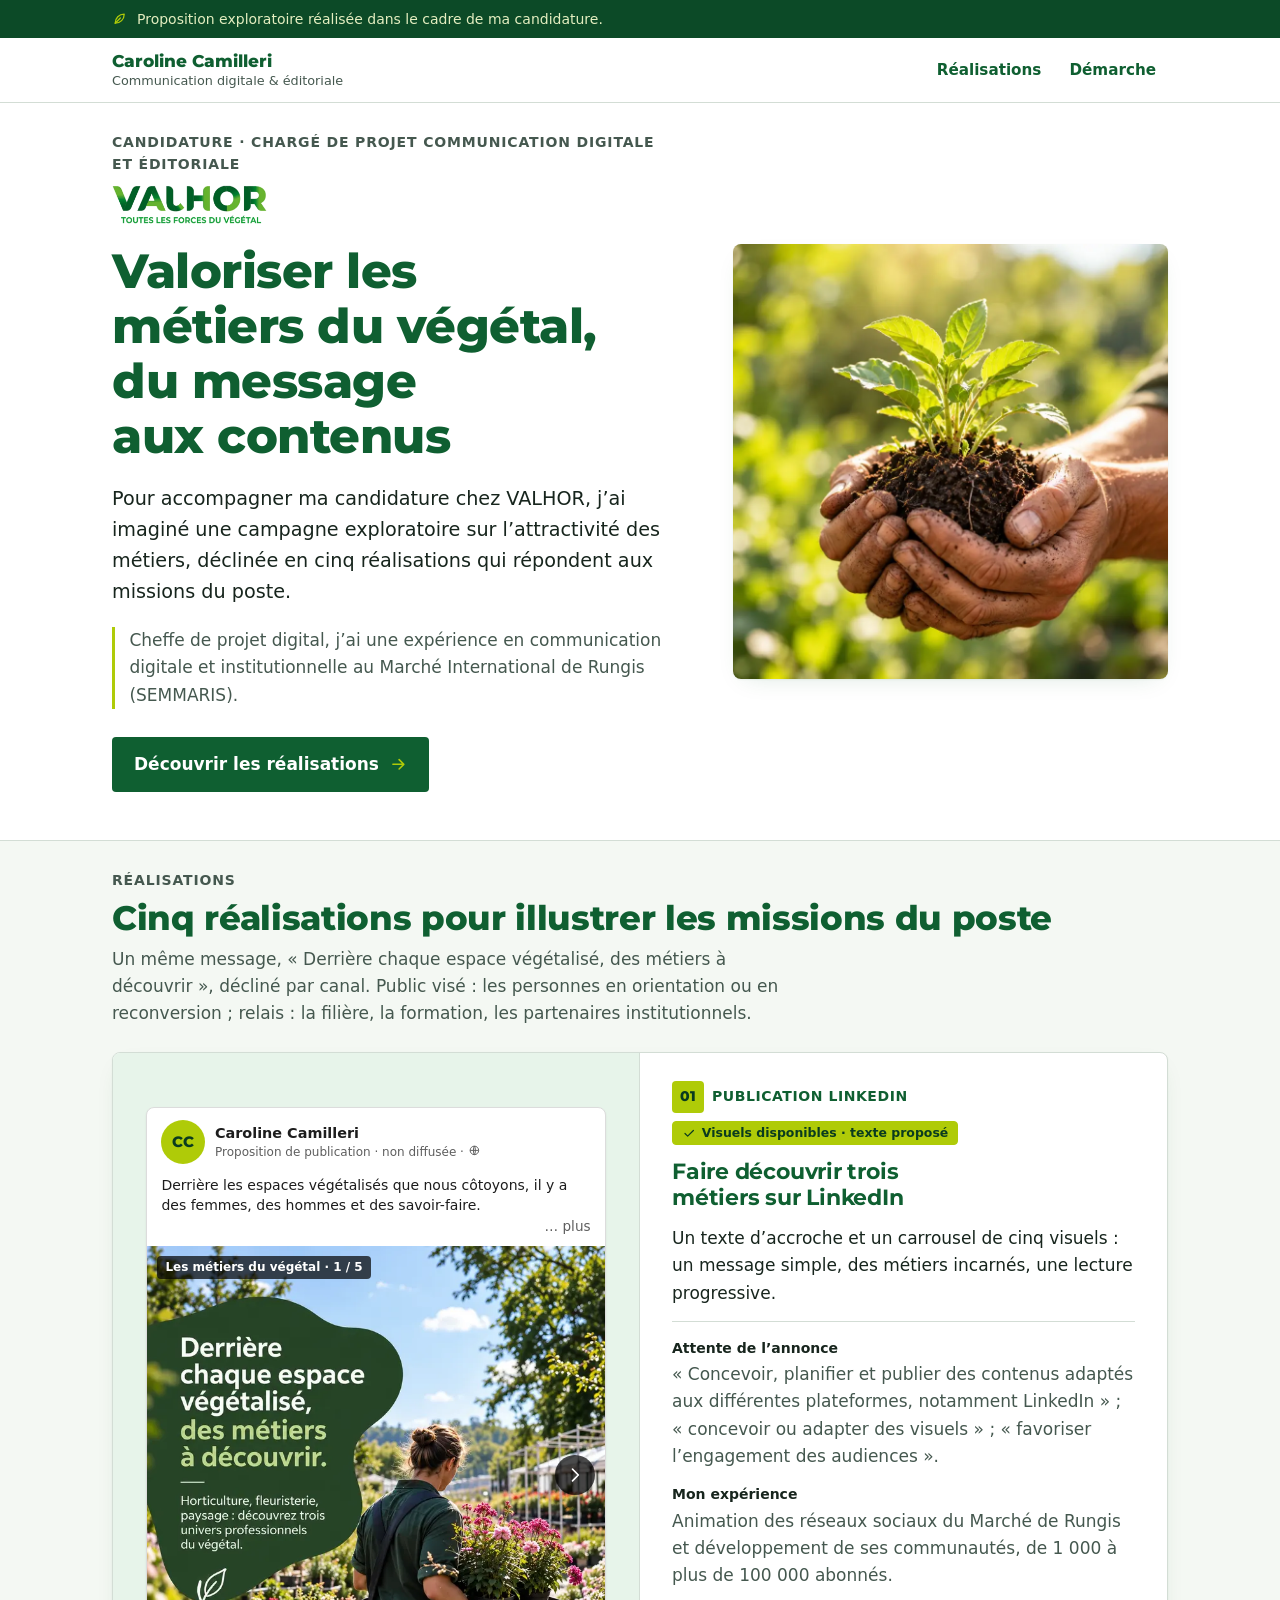
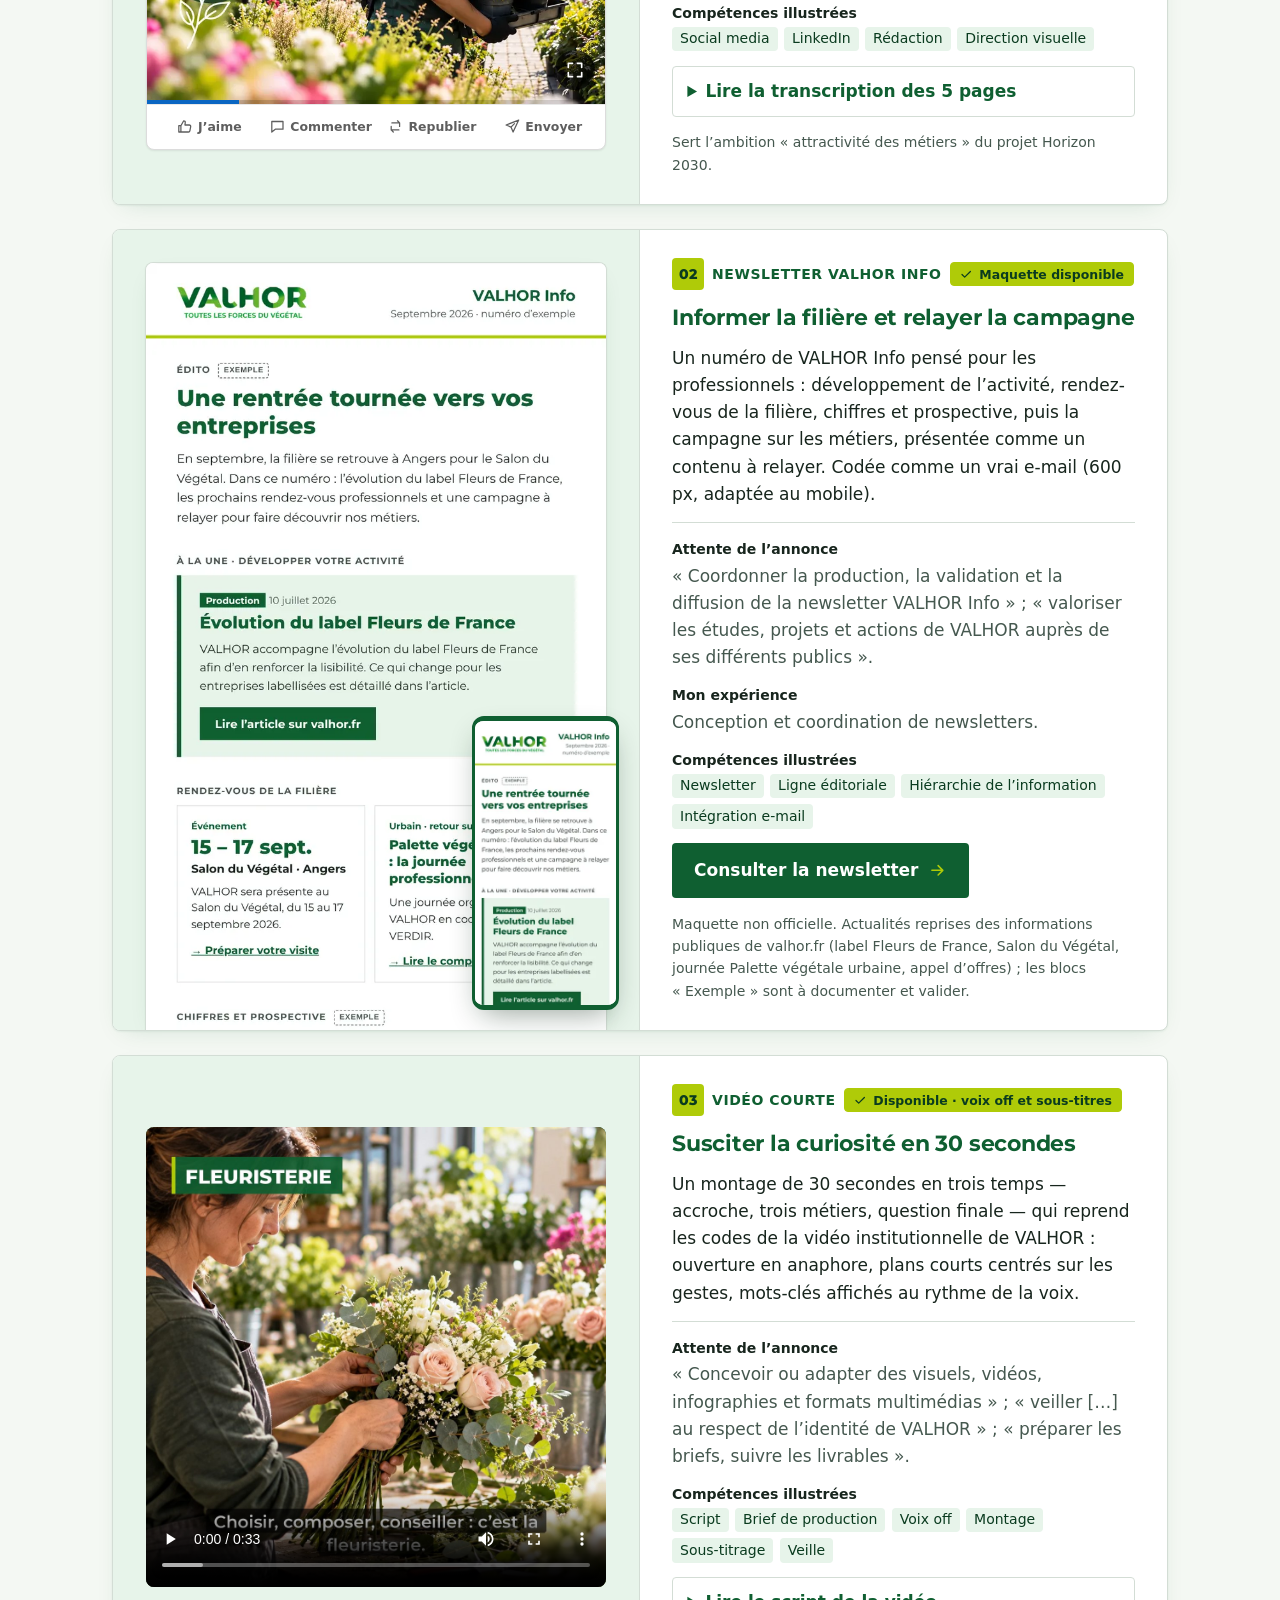
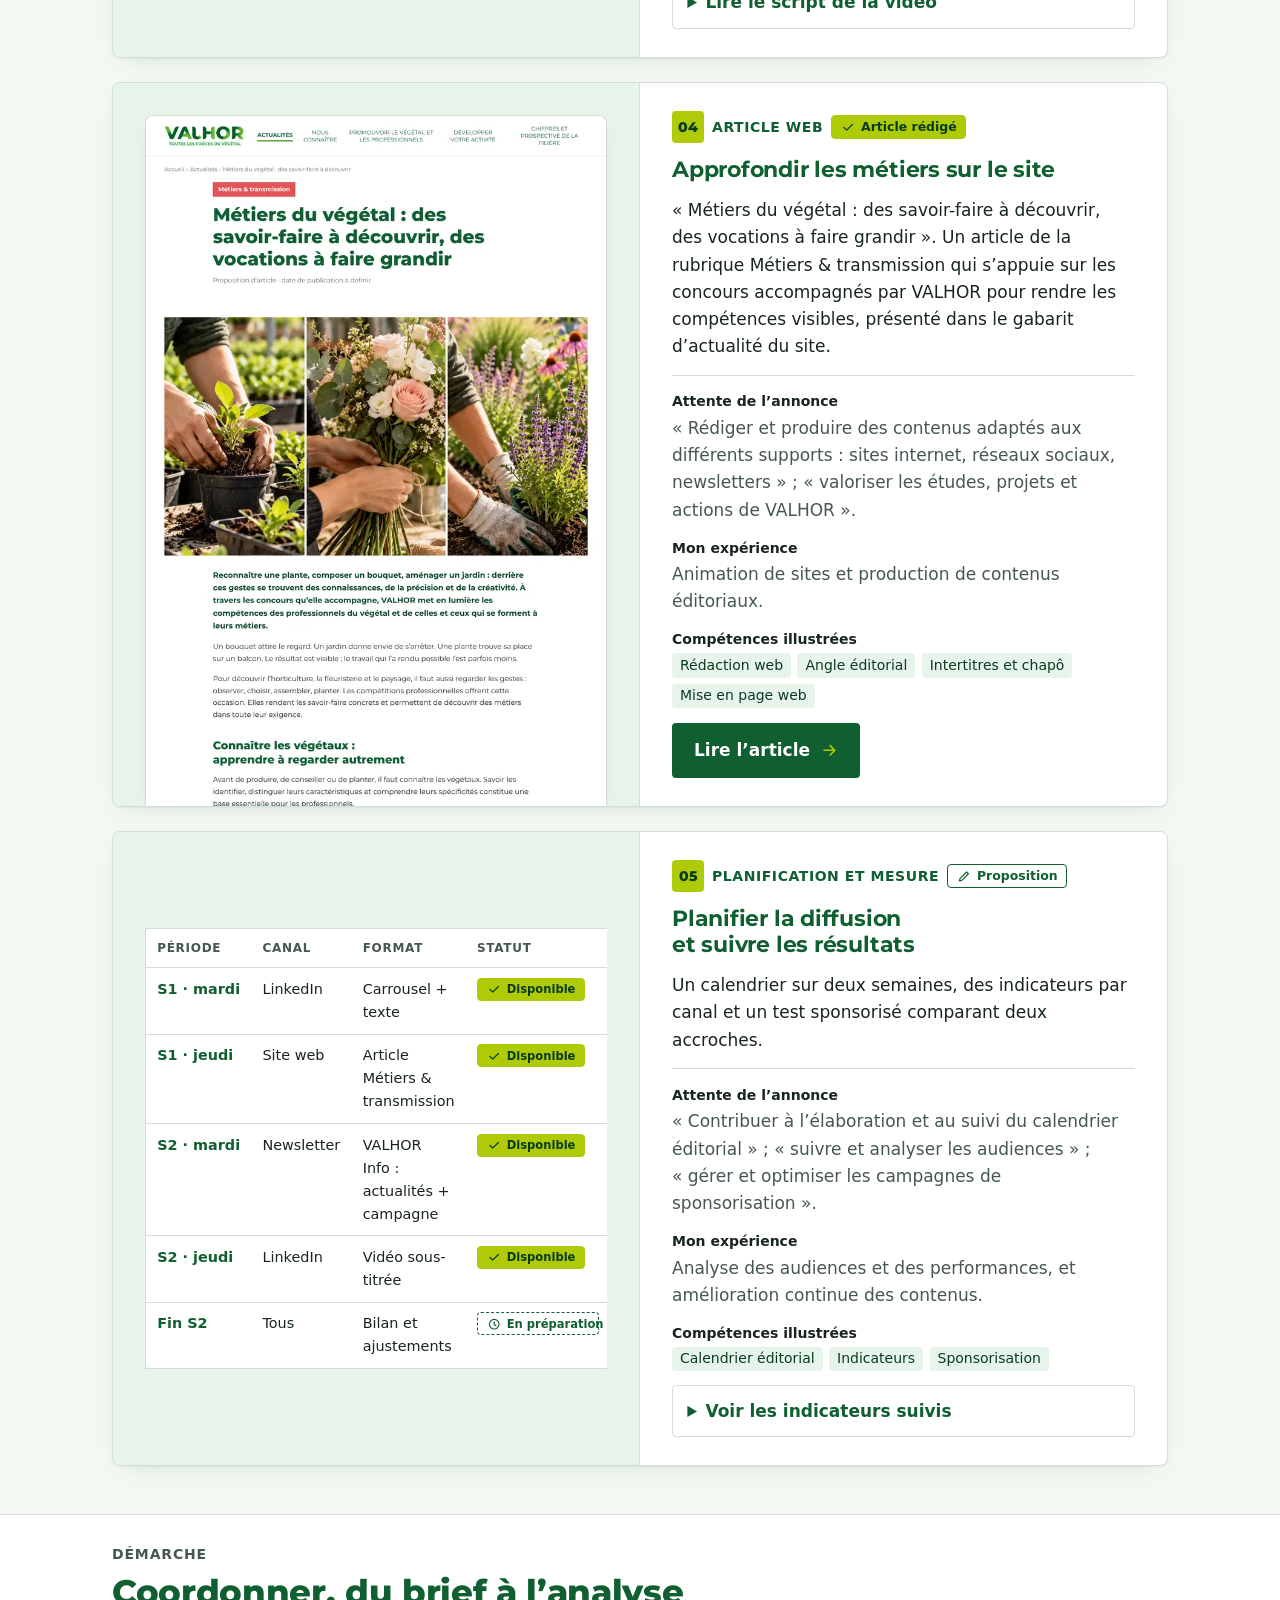
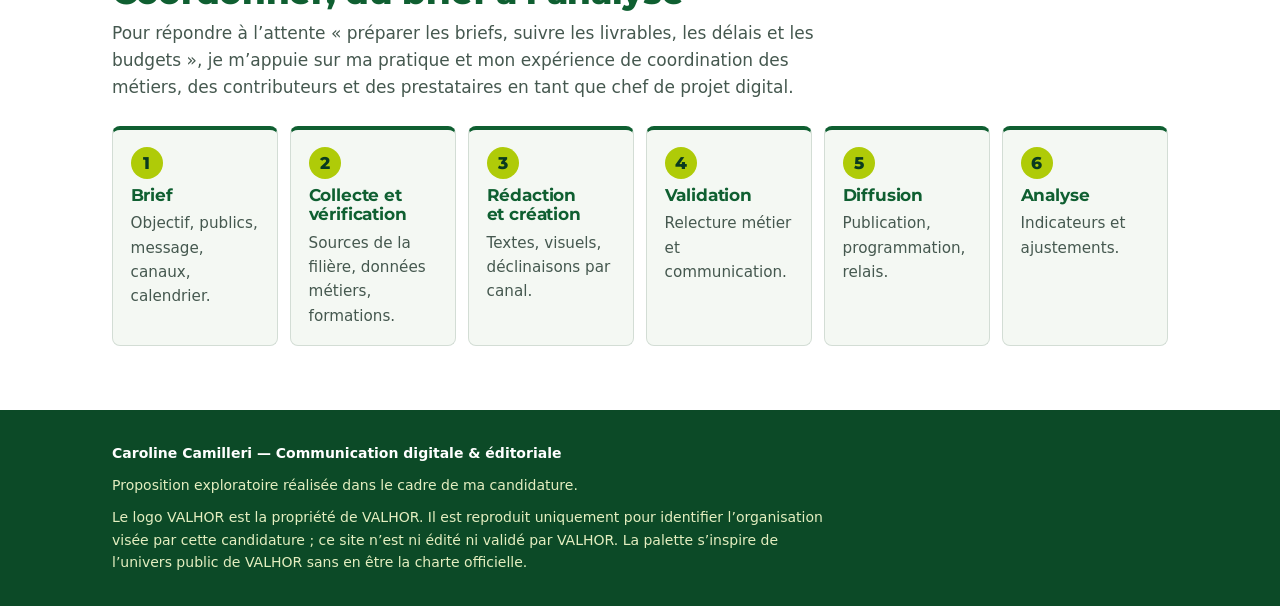
<file: index.html>
<!doctype html>
<html lang="fr">
<head>
  <meta charset="utf-8">
  <meta name="viewport" content="width=device-width, initial-scale=1">
  <title>Caroline Camilleri — Portfolio de candidature VALHOR</title>
  <meta name="description" content="Portfolio de candidature de Caroline Camilleri : campagne exploratoire, non commandée et non diffusée, sur les métiers du végétal, imaginée pour le poste de Chargé de projet Communication digitale et éditoriale chez VALHOR.">
  <meta name="robots" content="noindex">
  <meta name="theme-color" content="#123D30">
  <link rel="icon" href="data:image/svg+xml,%3Csvg xmlns='http://www.w3.org/2000/svg' viewBox='0 0 32 32'%3E%3Crect width='32' height='32' rx='7' fill='%23123D30'/%3E%3Cpath d='M9 23c0-8 6-14 15-14-1 9-6 15-15 14z' fill='%23C5DD78'/%3E%3C/svg%3E">
  <link rel="preload" as="image" href="assets/img/carrousel/valhor-01-couverture-720.webp" type="image/webp">
  <link rel="stylesheet" href="assets/css/styles.css?v=202610251714">
</head>
<body>
  <a class="skip-link" href="#contenu">Aller au contenu</a>

  <div class="disclaimer" role="note">
    <p class="wrap" data-slot="mention"></p>
  </div>

  <header class="site-header" id="haut">
    <div class="wrap site-header__inner">
      <a class="brand" href="#haut">
        <span class="brand__name" data-slot="autrice"></span>
        <span class="brand__role" data-slot="role"></span>
      </a>
      <nav class="site-nav" id="nav-principale" aria-label="Sections du portfolio">
        <ul data-slot="nav"></ul>
      </nav>
    </div>
  </header>

  <main id="contenu" tabindex="-1">
    <noscript>
      <div class="wrap noscript">
        <p>Ce portfolio affiche ses contenus à l’aide de JavaScript. Merci de l’activer pour consulter les réalisations.</p>
      </div>
    </noscript>
  </main>

  <footer class="site-footer">
    <div class="wrap site-footer__inner" data-slot="footer"></div>
  </footer>

  <dialog class="lightbox" id="lightbox" aria-labelledby="lightbox-titre">
    <div class="lightbox__bar">
      <h2 class="lightbox__title" id="lightbox-titre">Carrousel agrandi</h2>
      <p class="lightbox__counter" aria-live="polite"></p>
      <button class="btn-icon lightbox__close" type="button" data-action="close" aria-label="Fermer l’agrandissement">
        <svg aria-hidden="true" viewBox="0 0 24 24"><path d="M6 6l12 12M18 6L6 18"/></svg>
      </button>
    </div>
    <div class="lightbox__stage">
      <button class="btn-icon lightbox__nav" type="button" data-action="prev" aria-label="Page précédente">
        <svg aria-hidden="true" viewBox="0 0 24 24"><path d="M15 5l-7 7 7 7"/></svg>
      </button>
      <img class="lightbox__img" alt="" decoding="async">
      <button class="btn-icon lightbox__nav" type="button" data-action="next" aria-label="Page suivante">
        <svg aria-hidden="true" viewBox="0 0 24 24"><path d="M9 5l7 7-7 7"/></svg>
      </button>
    </div>
  </dialog>

  <script src="assets/js/content.js?v=202610251714"></script>
  <script src="assets/js/main.js?v=202610251714"></script>
</body>
</html>
</file>
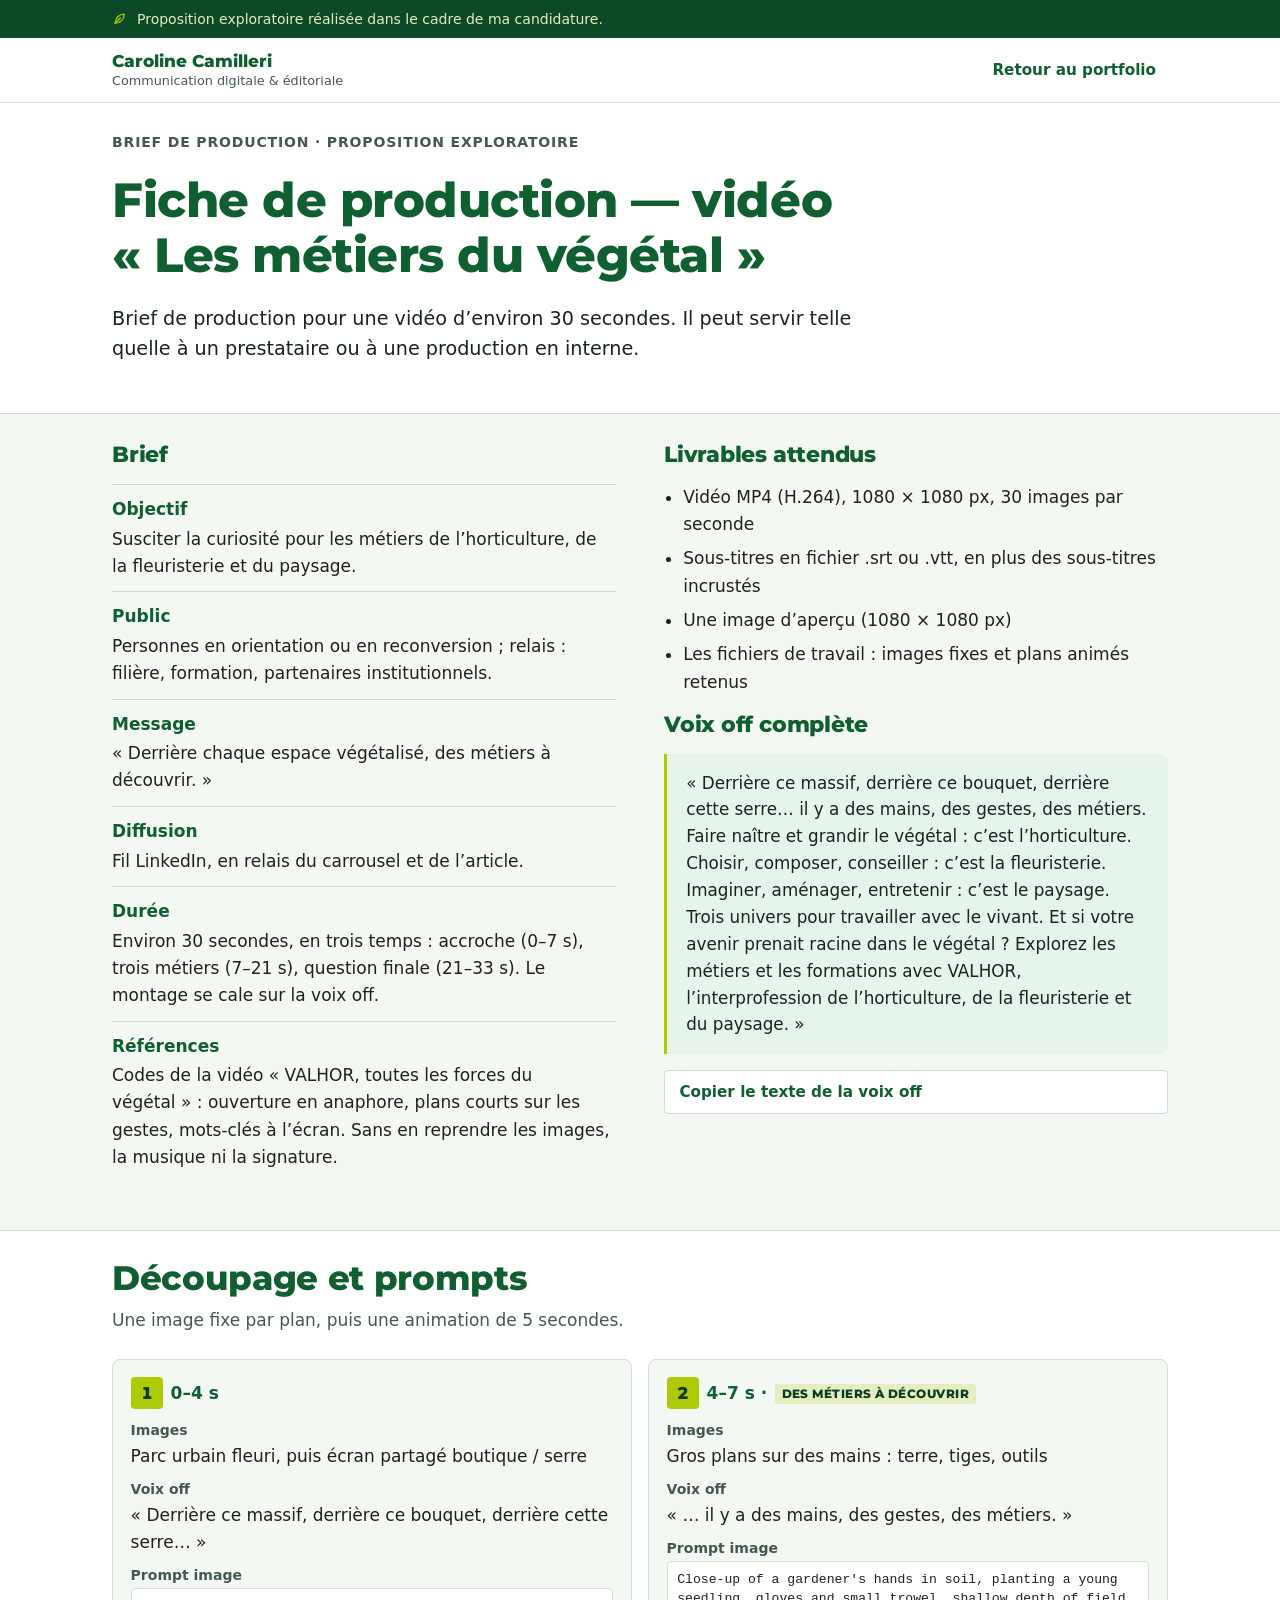
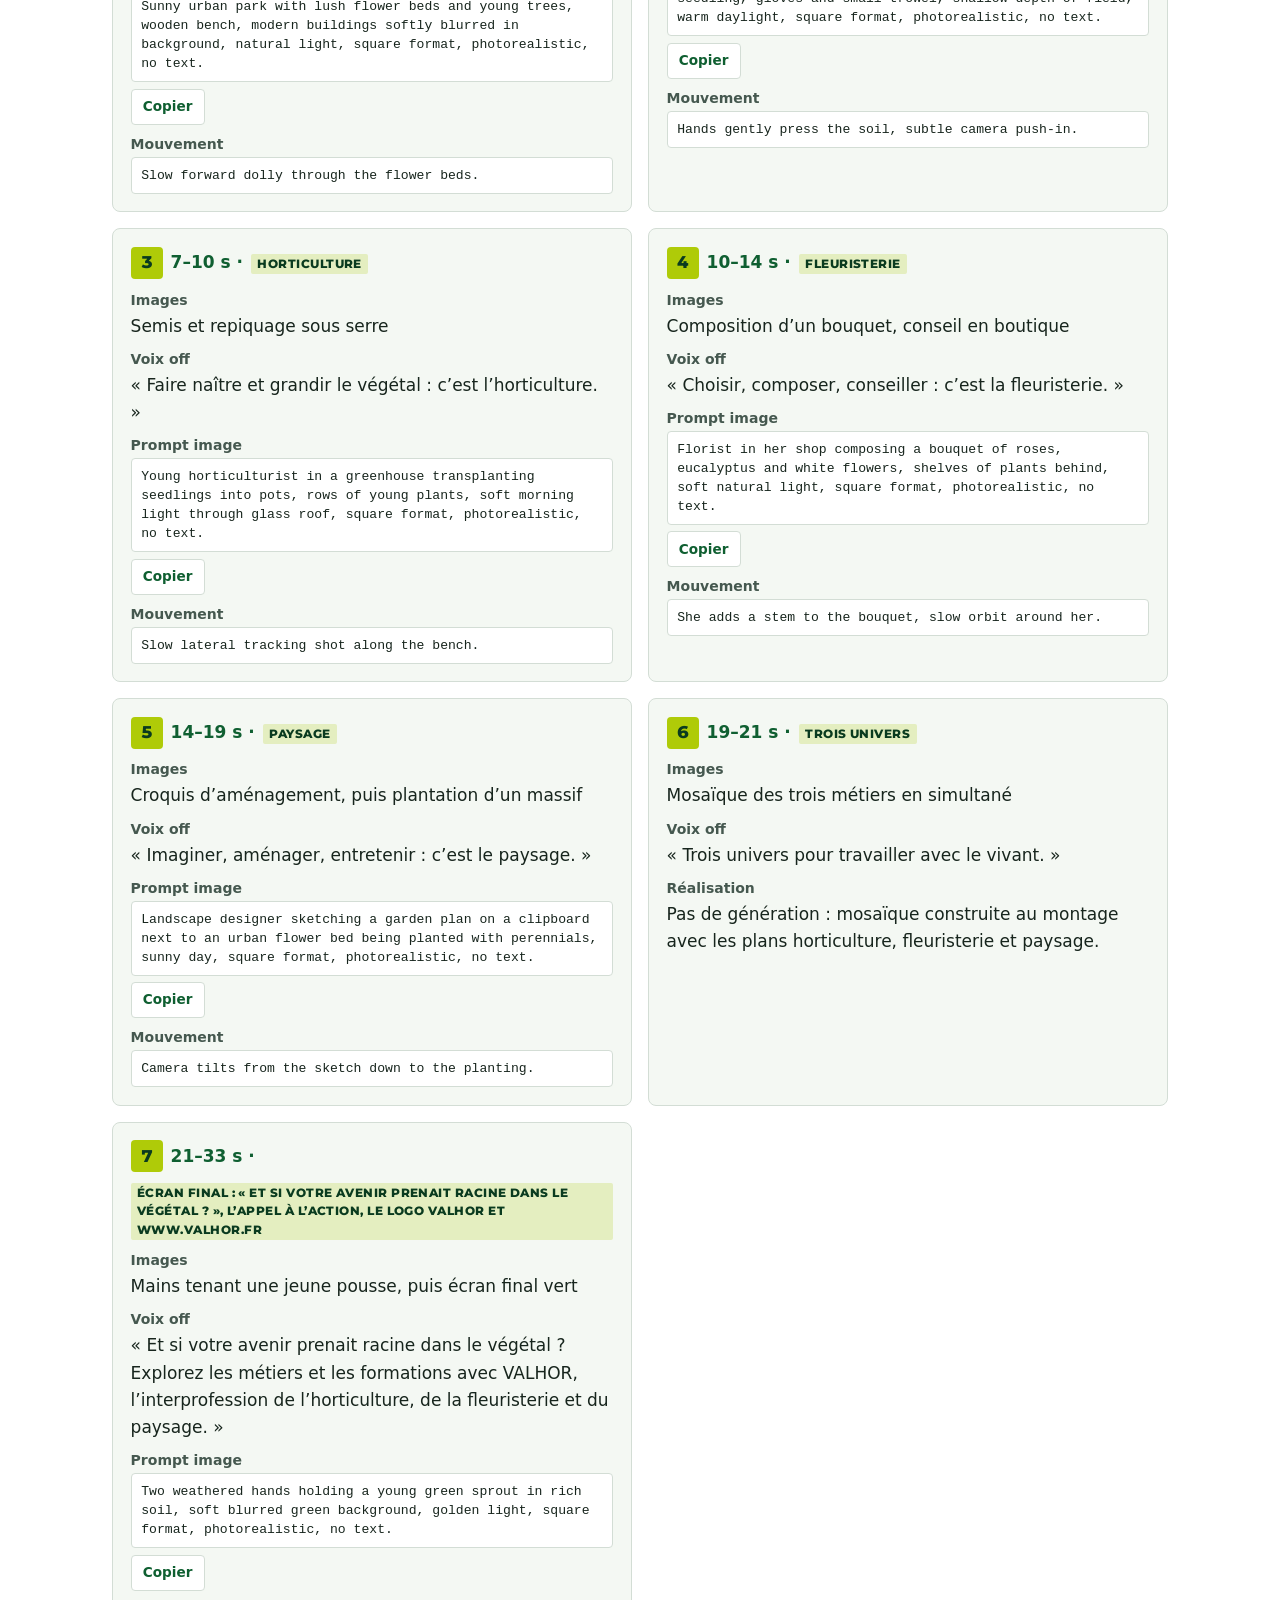
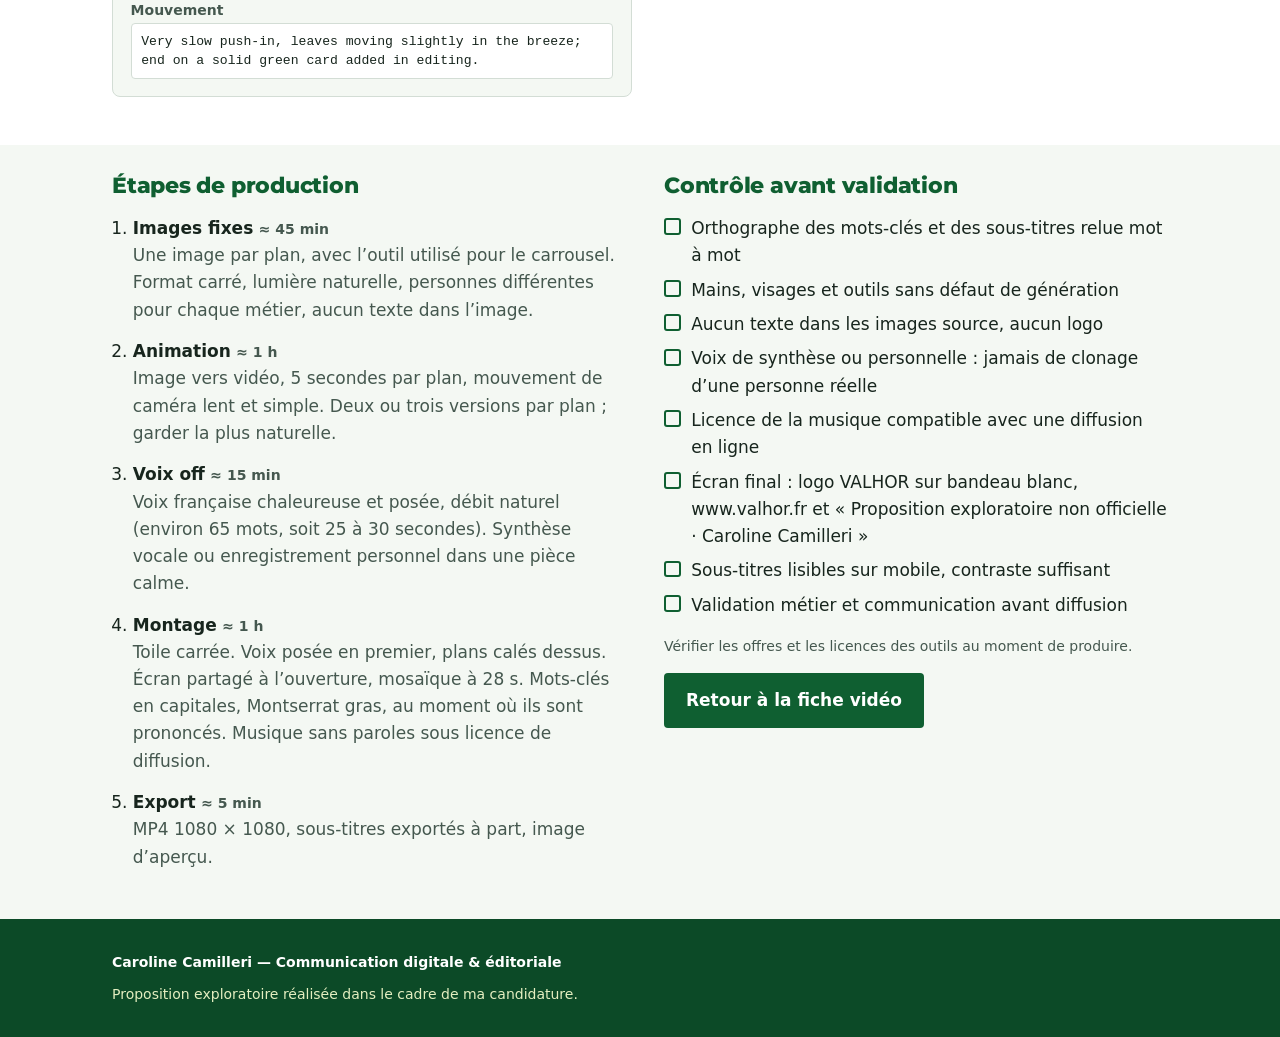
<file: fiche-video.html>
<!doctype html>
<html lang="fr">
<head>
  <meta charset="utf-8">
  <meta name="viewport" content="width=device-width, initial-scale=1">
  <title>Fiche de production vidéo — Caroline Camilleri</title>
  <meta name="description" content="Fiche de production de la vidéo courte « Les métiers du végétal » : brief, découpage, prompts, étapes et contrôle qualité. Proposition exploratoire, non commandée.">
  <meta name="robots" content="noindex">
  <meta name="theme-color" content="#0c4a27">
  <link rel="stylesheet" href="assets/css/styles.css?v=202610251714">
</head>
<body>
  <a class="skip-link" href="#contenu">Aller au contenu</a>

  <div class="disclaimer" role="note">
    <p class="wrap" data-slot="mention"></p>
  </div>

  <header class="site-header" id="haut">
    <div class="wrap site-header__inner">
      <a class="brand" href="index.html">
        <span class="brand__name" data-slot="autrice"></span>
        <span class="brand__role" data-slot="role"></span>
      </a>
      <nav class="site-nav" aria-label="Retour">
        <ul><li><a href="index.html#video">Retour au portfolio</a></li></ul>
      </nav>
    </div>
  </header>

  <main id="contenu" tabindex="-1">
    <noscript>
      <div class="wrap noscript">
        <p>Cette page affiche ses contenus à l’aide de JavaScript. Merci de l’activer.</p>
      </div>
    </noscript>
  </main>

  <footer class="site-footer">
    <div class="wrap site-footer__inner" data-slot="footer"></div>
  </footer>

  <script src="assets/js/content.js?v=202610251714"></script>
  <script src="assets/js/fiche.js?v=202610251714"></script>
</body>
</html>
</file>
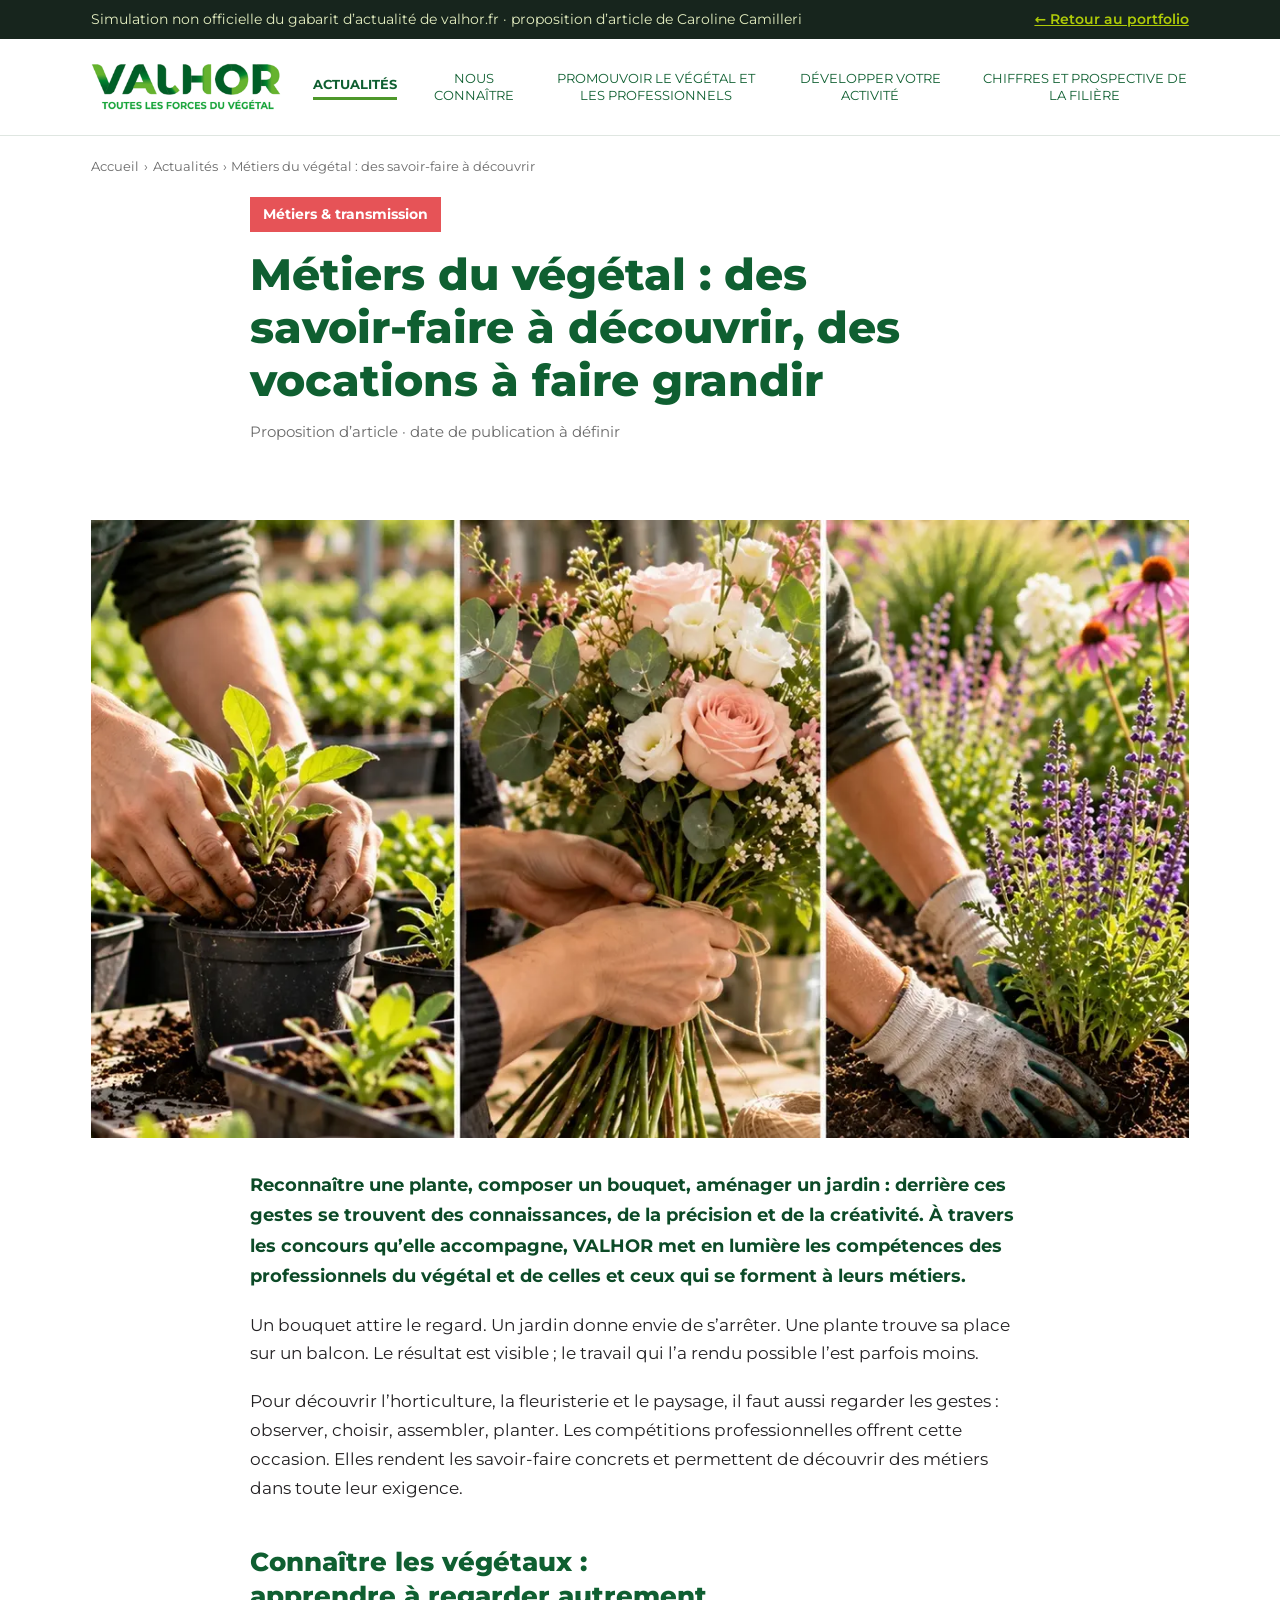
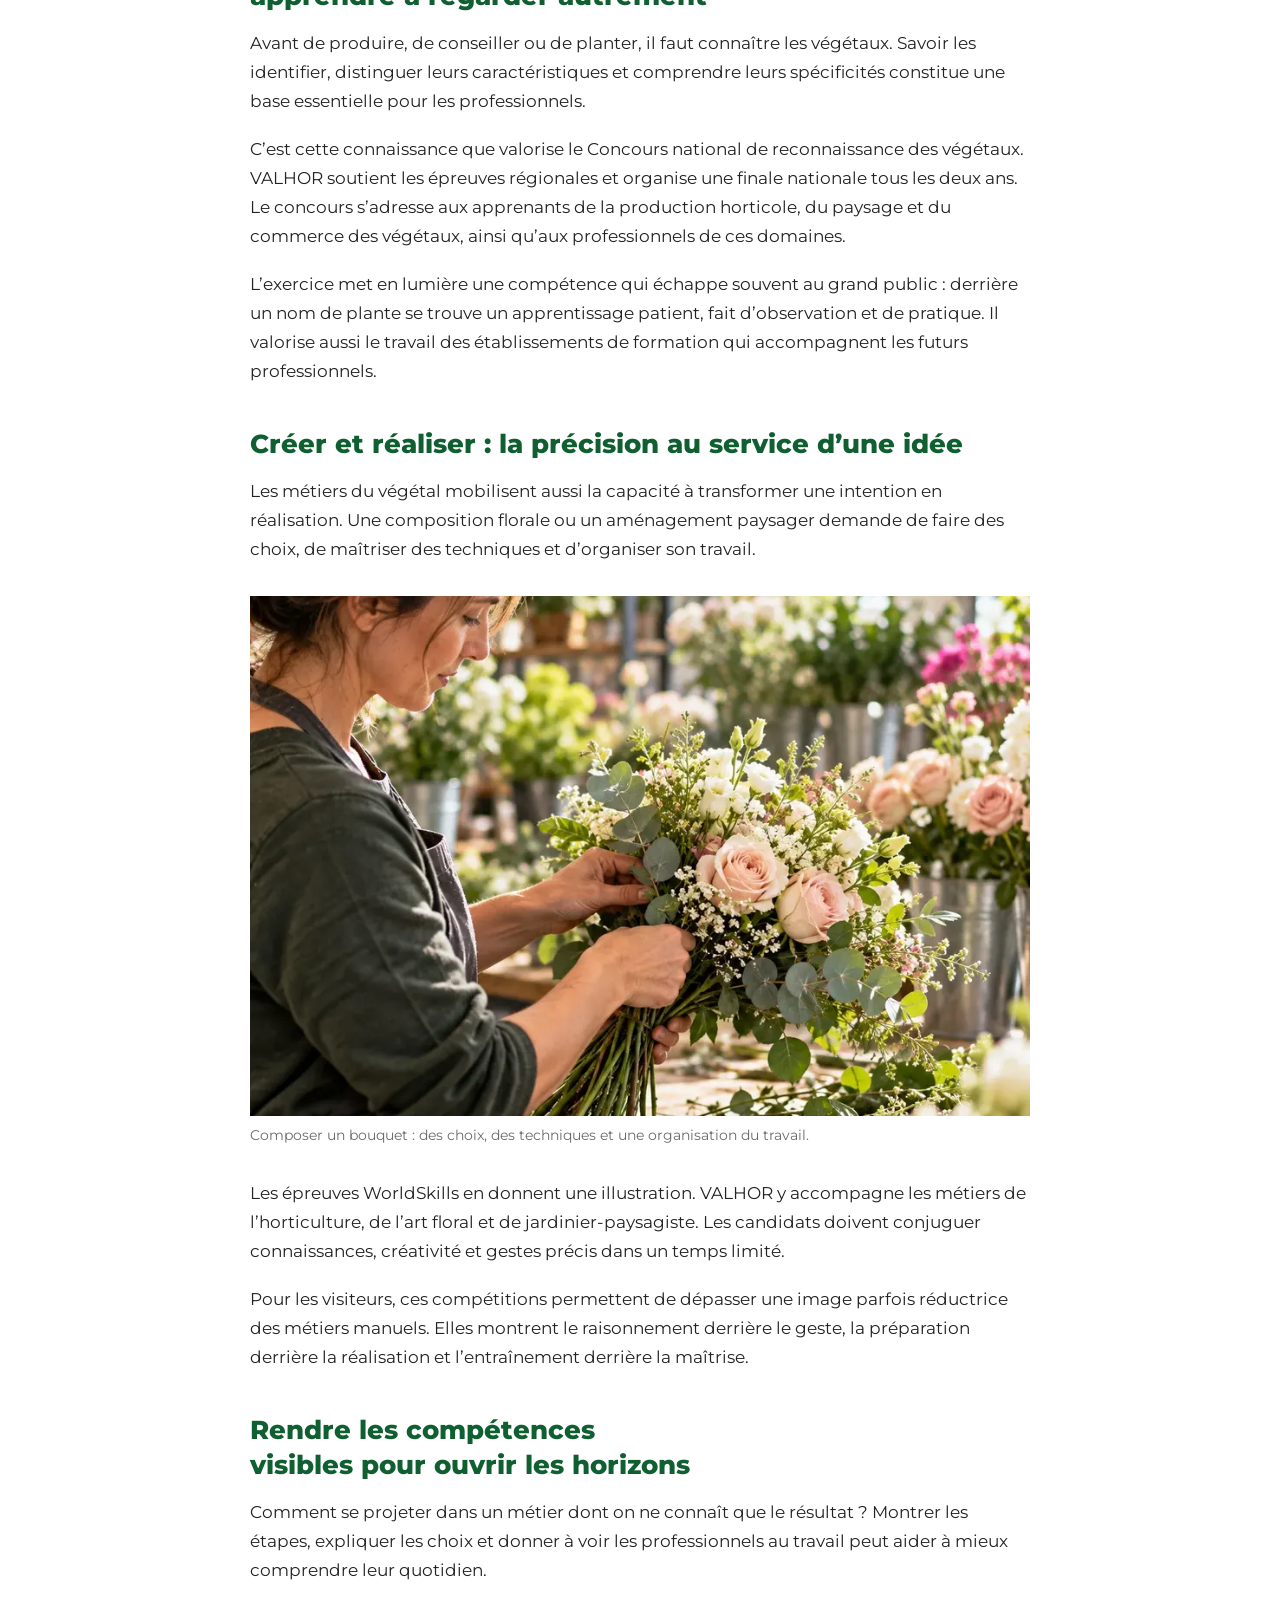
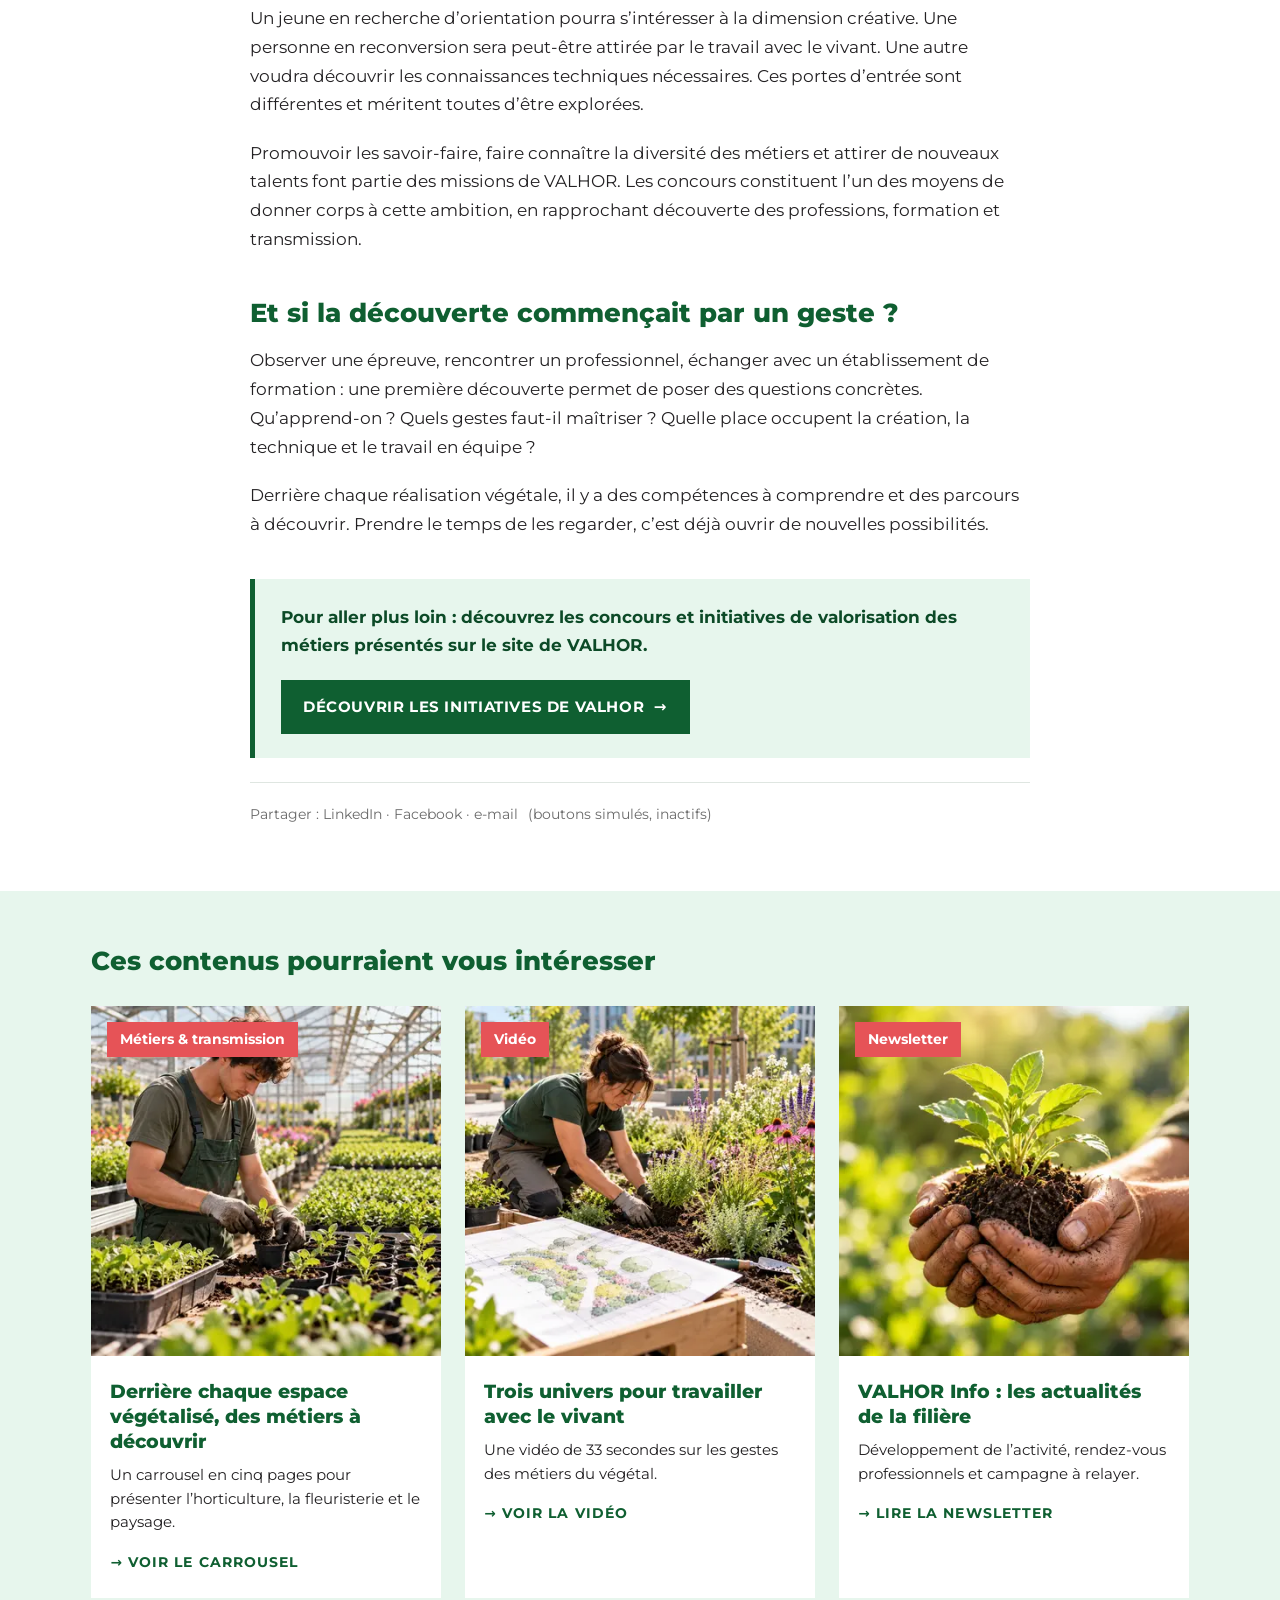
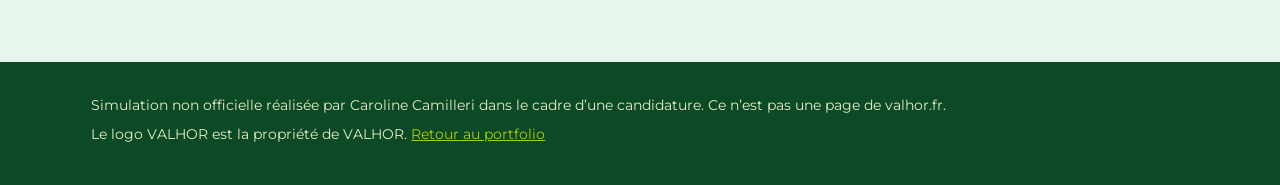
<file: article/metiers-du-vegetal.html>
<!doctype html>
<html lang="fr">
<head>
  <meta charset="utf-8">
  <meta name="viewport" content="width=device-width, initial-scale=1">
  <title>Métiers du végétal : des savoir-faire à découvrir (maquette) — Caroline Camilleri</title>
  <meta name="description" content="Simulation non officielle d'une actualité sur valhor.fr, rédigée par Caroline Camilleri dans le cadre d'une candidature.">
  <meta name="robots" content="noindex">
  <!--
    Simulation du gabarit « actualité » de valhor.fr, réalisée pour un
    portfolio de candidature. Ni le logo ni les textes ne constituent une
    publication de VALHOR. Les liens de navigation simulés sont inactifs.
  -->
  <style>
    @font-face {
      font-family: "Montserrat";
      font-weight: 100 900;
      font-display: swap;
      src: url("../assets/fonts/montserrat-latin-wght-normal.woff2") format("woff2");
    }
    :root {
      --vert: #0f5f31;
      --vert-fonce: #0c4a27;
      --vert-clair: #4e982a;
      --menthe: #e7f6ed;
      --corail: #e65357;
      --texte: #232123;
      --gris: #6b6b6b;
      --bord: #dfe6e1;
      --font: "Montserrat", "Segoe UI", system-ui, -apple-system, Arial, sans-serif;
    }
    * { box-sizing: border-box; }
    body { margin: 0; background: #fff; color: var(--texte); font-family: var(--font); font-size: 1.0625rem; line-height: 1.7; overflow-x: hidden; }
    img { display: block; max-width: 100%; height: auto; }
    a { color: var(--vert); }
    :focus-visible { outline: 3px solid #0b6bcb; outline-offset: 3px; }
    .wrap { max-width: 1200px; margin: 0 auto; padding-inline: max(16px, 4vw); }
    .narrow { max-width: 780px; margin: 0 auto; }

    /* Bandeau de maquette (hors gabarit) */
    .maquette { background: #17251d; color: #e4eec0; font-size: 0.85rem; line-height: 1.45; }
    .maquette .wrap { display: flex; flex-wrap: wrap; justify-content: space-between; gap: 0.4rem 1.5rem; padding-block: 0.6rem; }
    .maquette a { color: #afcb08; font-weight: 600; }

    /* En-tête simulé */
    .header { border-bottom: 1px solid var(--bord); }
    .header .wrap { display: flex; align-items: center; gap: 2rem; min-height: 96px; }
    .header__logo img { width: 190px; }
    .header__nav { display: flex; flex-wrap: nowrap; align-items: center; gap: 1.6rem; flex: 1; justify-content: space-between; margin: 0; padding: 0; list-style: none; text-transform: uppercase; font-size: 0.82rem; line-height: 1.3; color: var(--vert); text-align: center; }
    .header__nav li { max-width: 13rem; }
    .header__nav .actif { font-weight: 700; box-shadow: 0 3px 0 var(--vert-clair); padding-bottom: 4px; }
    @media (max-width: 960px) { .header__nav { display: none; } .header .wrap { min-height: 72px; } .header__logo img { width: 150px; } }

    /* Fil d'Ariane */
    .ariane { padding-block: 1.2rem; font-size: 0.82rem; color: var(--gris); }
    .ariane ol { display: flex; flex-wrap: wrap; gap: 0.3rem; margin: 0; padding: 0; list-style: none; }
    .ariane li + li::before { content: "›"; margin-right: 0.3rem; }

    /* Article */
    .article__tete { padding-bottom: 1.5rem; }
    .tag { display: inline-block; padding: 0.35rem 0.8rem; font-size: 0.9rem; font-weight: 700; color: #fff; background: var(--corail); }
    h1 { margin: 1rem 0 0.8rem; font-size: clamp(1.75rem, 1.2rem + 2.4vw, 2.75rem); line-height: 1.2; font-weight: 800; color: var(--vert); text-wrap: balance; }
    .date { margin: 0; color: var(--gris); font-size: 0.95rem; }
    .une { margin: 0 0 2.5rem; }
    .une img { width: 100%; aspect-ratio: 16 / 9; object-fit: cover; }
    .chapo { margin: 0 0 1.8rem; font-size: 1.15rem; font-weight: 700; line-height: 1.65; color: var(--vert-fonce); }
    .article p { margin: 0 0 1.2rem; }
    .article h2 { margin: 2.6rem 0 1rem; font-size: clamp(1.3rem, 1.1rem + 0.8vw, 1.65rem); line-height: 1.3; font-weight: 800; color: var(--vert); text-wrap: balance; }
    .article figure { margin: 2rem 0; }
    .article figcaption { margin-top: 0.5rem; font-size: 0.85rem; color: var(--gris); }
    .encadre { margin: 2.5rem 0 1.5rem; padding: 1.5rem 1.6rem; background: var(--menthe); border-left: 5px solid var(--vert); }
    .encadre p { margin: 0 0 1.2rem; font-weight: 700; color: var(--vert-fonce); }
    .bouton { display: inline-flex; align-items: center; gap: 0.6rem; padding: 0.9rem 1.4rem; font-weight: 700; font-size: 0.95rem; letter-spacing: 0.04em; text-transform: uppercase; text-decoration: none; color: #fff; background: var(--vert); }
    .bouton:hover { background: var(--vert-fonce); }
    .partage { display: flex; flex-wrap: wrap; align-items: center; gap: 0.6rem; margin: 2rem 0 0; padding-top: 1.2rem; border-top: 1px solid var(--bord); font-size: 0.9rem; color: var(--gris); }

    /* À lire aussi */
    .aussi { margin-top: 4rem; padding-block: 3rem 4rem; background: var(--menthe); }
    .aussi h2 { margin: 0 0 1.5rem; font-size: 1.6rem; font-weight: 800; color: var(--vert); }
    .cartes { display: grid; gap: 1.5rem; margin: 0; padding: 0; list-style: none; }
    @media (min-width: 760px) { .cartes { grid-template-columns: repeat(3, minmax(0, 1fr)); } }
    .carte { background: #fff; }
    .carte__image { position: relative; }
    .carte__image img { width: 100%; aspect-ratio: 1 / 1; object-fit: cover; }
    .carte__image .tag { position: absolute; top: 1rem; left: 1rem; font-size: 0.85rem; }
    .carte__corps { padding: 1rem 1.2rem 1.4rem; }
    .carte h3 { margin: 0.4rem 0 0.6rem; font-size: 1.2rem; line-height: 1.3; font-weight: 800; color: var(--vert); }
    .carte p { margin: 0 0 0.8rem; font-size: 0.95rem; line-height: 1.55; }
    .carte a { font-size: 0.85rem; font-weight: 700; letter-spacing: 0.08em; text-transform: uppercase; text-decoration: none; }
    .carte a:hover { text-decoration: underline; }

    /* Pied simulé */
    .pied { background: var(--vert-fonce); color: #e4eec0; padding-block: 2rem; font-size: 0.85rem; }
    .pied p { margin: 0 0 0.4rem; }
    .pied a { color: #afcb08; }
  </style>
</head>
<body>
  <div class="maquette" role="note">
    <div class="wrap">
      <p style="margin:0">Simulation non officielle du gabarit d’actualité de valhor.fr · proposition d’article de Caroline Camilleri</p>
      <p style="margin:0"><a href="../index.html#article">← Retour au portfolio</a></p>
    </div>
  </div>

  <header class="header">
    <div class="wrap">
      <span class="header__logo"><img src="../assets/img/valhor-logo.png" width="190" height="47" alt="VALHOR, toutes les forces du végétal"></span>
      <ul class="header__nav" aria-label="Menu du site simulé (inactif)">
        <li class="actif">Actualités</li>
        <li>Nous connaître</li>
        <li>Promouvoir le végétal et les professionnels</li>
        <li>Développer votre activité</li>
        <li>Chiffres et prospective de la filière</li>
      </ul>
    </div>
  </header>

  <main id="contenu">
    <nav class="wrap ariane" aria-label="Fil d’Ariane">
      <ol><li>Accueil</li><li>Actualités</li><li aria-current="page">Métiers du végétal : des savoir-faire à découvrir</li></ol>
    </nav>

    <article class="article">
      <div class="wrap">
        <div class="narrow article__tete">
          <span class="tag">Métiers &amp; transmission</span>
          <h1>Métiers du végétal : des savoir-faire à découvrir, des vocations à faire grandir</h1>
          <p class="date">Proposition d’article · date de publication à définir</p>
        </div>
        <figure class="une">
          <picture>
            <source type="image/webp" srcset="../assets/img/article/une.webp">
            <img src="../assets/img/article/une.jpg" width="1200" height="675" alt="Trois gestes du végétal côte à côte : repiquer un plant sous serre, nouer un bouquet, planter un massif.">
          </picture>
        </figure>

        <div class="narrow">
          <p class="chapo">Reconnaître une plante, composer un bouquet, aménager un jardin : derrière ces gestes se trouvent des connaissances, de la précision et de la créativité. À travers les concours qu’elle accompagne, VALHOR met en lumière les compétences des professionnels du végétal et de celles et ceux qui se forment à leurs métiers.</p>

          <p>Un bouquet attire le regard. Un jardin donne envie de s’arrêter. Une plante trouve sa place sur un balcon. Le résultat est visible ; le travail qui l’a rendu possible l’est parfois moins.</p>
          <p>Pour découvrir l’horticulture, la fleuristerie et le paysage, il faut aussi regarder les gestes : observer, choisir, assembler, planter. Les compétitions professionnelles offrent cette occasion. Elles rendent les savoir-faire concrets et permettent de découvrir des métiers dans toute leur exigence.</p>

          <h2>Connaître les végétaux : apprendre à regarder autrement</h2>
          <p>Avant de produire, de conseiller ou de planter, il faut connaître les végétaux. Savoir les identifier, distinguer leurs caractéristiques et comprendre leurs spécificités constitue une base essentielle pour les professionnels.</p>
          <p>C’est cette connaissance que valorise le Concours national de reconnaissance des végétaux. VALHOR soutient les épreuves régionales et organise une finale nationale tous les deux ans. Le concours s’adresse aux apprenants de la production horticole, du paysage et du commerce des végétaux, ainsi qu’aux professionnels de ces domaines.</p>
          <p>L’exercice met en lumière une compétence qui échappe souvent au grand public : derrière un nom de plante se trouve un apprentissage patient, fait d’observation et de pratique. Il valorise aussi le travail des établissements de formation qui accompagnent les futurs professionnels.</p>

          <h2>Créer et réaliser : la précision au service d’une idée</h2>
          <p>Les métiers du végétal mobilisent aussi la capacité à transformer une intention en réalisation. Une composition florale ou un aménagement paysager demande de faire des choix, de maîtriser des techniques et d’organiser son travail.</p>
          <figure>
            <img src="../assets/img/article/creer.webp" width="900" height="600" alt="Une fleuriste compose un bouquet de roses poudrées, de fleurs blanches et d’eucalyptus." loading="lazy">
            <figcaption>Composer un bouquet : des choix, des techniques et une organisation du travail.</figcaption>
          </figure>
          <p>Les épreuves WorldSkills en donnent une illustration. VALHOR y accompagne les métiers de l’horticulture, de l’art floral et de jardinier-paysagiste. Les candidats doivent conjuguer connaissances, créativité et gestes précis dans un temps limité.</p>
          <p>Pour les visiteurs, ces compétitions permettent de dépasser une image parfois réductrice des métiers manuels. Elles montrent le raisonnement derrière le geste, la préparation derrière la réalisation et l’entraînement derrière la maîtrise.</p>

          <h2>Rendre les compétences visibles pour ouvrir les horizons</h2>
          <p>Comment se projeter dans un métier dont on ne connaît que le résultat ? Montrer les étapes, expliquer les choix et donner à voir les professionnels au travail peut aider à mieux comprendre leur quotidien.</p>
          <p>Un jeune en recherche d’orientation pourra s’intéresser à la dimension créative. Une personne en reconversion sera peut-être attirée par le travail avec le vivant. Une autre voudra découvrir les connaissances techniques nécessaires. Ces portes d’entrée sont différentes et méritent toutes d’être explorées.</p>
          <p>Promouvoir les savoir-faire, faire connaître la diversité des métiers et attirer de nouveaux talents font partie des missions de VALHOR. Les concours constituent l’un des moyens de donner corps à cette ambition, en rapprochant découverte des professions, formation et transmission.</p>

          <h2>Et si la découverte commençait par un geste ?</h2>
          <p>Observer une épreuve, rencontrer un professionnel, échanger avec un établissement de formation : une première découverte permet de poser des questions concrètes. Qu’apprend-on ? Quels gestes faut-il maîtriser ? Quelle place occupent la création, la technique et le travail en équipe ?</p>
          <p>Derrière chaque réalisation végétale, il y a des compétences à comprendre et des parcours à découvrir. Prendre le temps de les regarder, c’est déjà ouvrir de nouvelles possibilités.</p>

          <div class="encadre">
            <p>Pour aller plus loin : découvrez les concours et initiatives de valorisation des métiers présentés sur le site de VALHOR.</p>
            <a class="bouton" href="https://www.valhor.fr/promouvoir-le-vegetal-et-les-professionnels/valoriser-les-metiers" target="_blank" rel="noopener">Découvrir les initiatives de VALHOR <span aria-hidden="true">→</span><span style="position:absolute;width:1px;height:1px;overflow:hidden;clip:rect(0 0 0 0)"> (site valhor.fr, nouvel onglet)</span></a>
          </div>

          <p class="partage">Partager : LinkedIn · Facebook · e-mail <span>(boutons simulés, inactifs)</span></p>
        </div>
      </div>
    </article>

    <section class="aussi" aria-labelledby="aussi-titre">
      <div class="wrap">
        <h2 id="aussi-titre">Ces contenus pourraient vous intéresser</h2>
        <ul class="cartes">
          <li class="carte">
            <div class="carte__image"><img src="../assets/img/article/carte-1.webp" width="400" height="400" alt="" loading="lazy"><span class="tag">Métiers &amp; transmission</span></div>
            <div class="carte__corps">
              <h3>Derrière chaque espace végétalisé, des métiers à découvrir</h3>
              <p>Un carrousel en cinq pages pour présenter l’horticulture, la fleuristerie et le paysage.</p>
              <a href="../index.html#carrousel">→ Voir le carrousel</a>
            </div>
          </li>
          <li class="carte">
            <div class="carte__image"><img src="../assets/img/article/carte-2.webp" width="400" height="400" alt="" loading="lazy"><span class="tag">Vidéo</span></div>
            <div class="carte__corps">
              <h3>Trois univers pour travailler avec le vivant</h3>
              <p>Une vidéo de 33 secondes sur les gestes des métiers du végétal.</p>
              <a href="../index.html#video">→ Voir la vidéo</a>
            </div>
          </li>
          <li class="carte">
            <div class="carte__image"><img src="../assets/img/article/carte-3.webp" width="400" height="400" alt="" loading="lazy"><span class="tag">Newsletter</span></div>
            <div class="carte__corps">
              <h3>VALHOR Info : les actualités de la filière</h3>
              <p>Développement de l’activité, rendez-vous professionnels et campagne à relayer.</p>
              <a href="../newsletter/valhor-info.html">→ Lire la newsletter</a>
            </div>
          </li>
        </ul>
      </div>
    </section>
  </main>

  <footer class="pied">
    <div class="wrap">
      <p>Simulation non officielle réalisée par Caroline Camilleri dans le cadre d’une candidature. Ce n’est pas une page de valhor.fr.</p>
      <p>Le logo VALHOR est la propriété de VALHOR. <a href="../index.html#article">Retour au portfolio</a></p>
    </div>
  </footer>
</body>
</html>
</file>
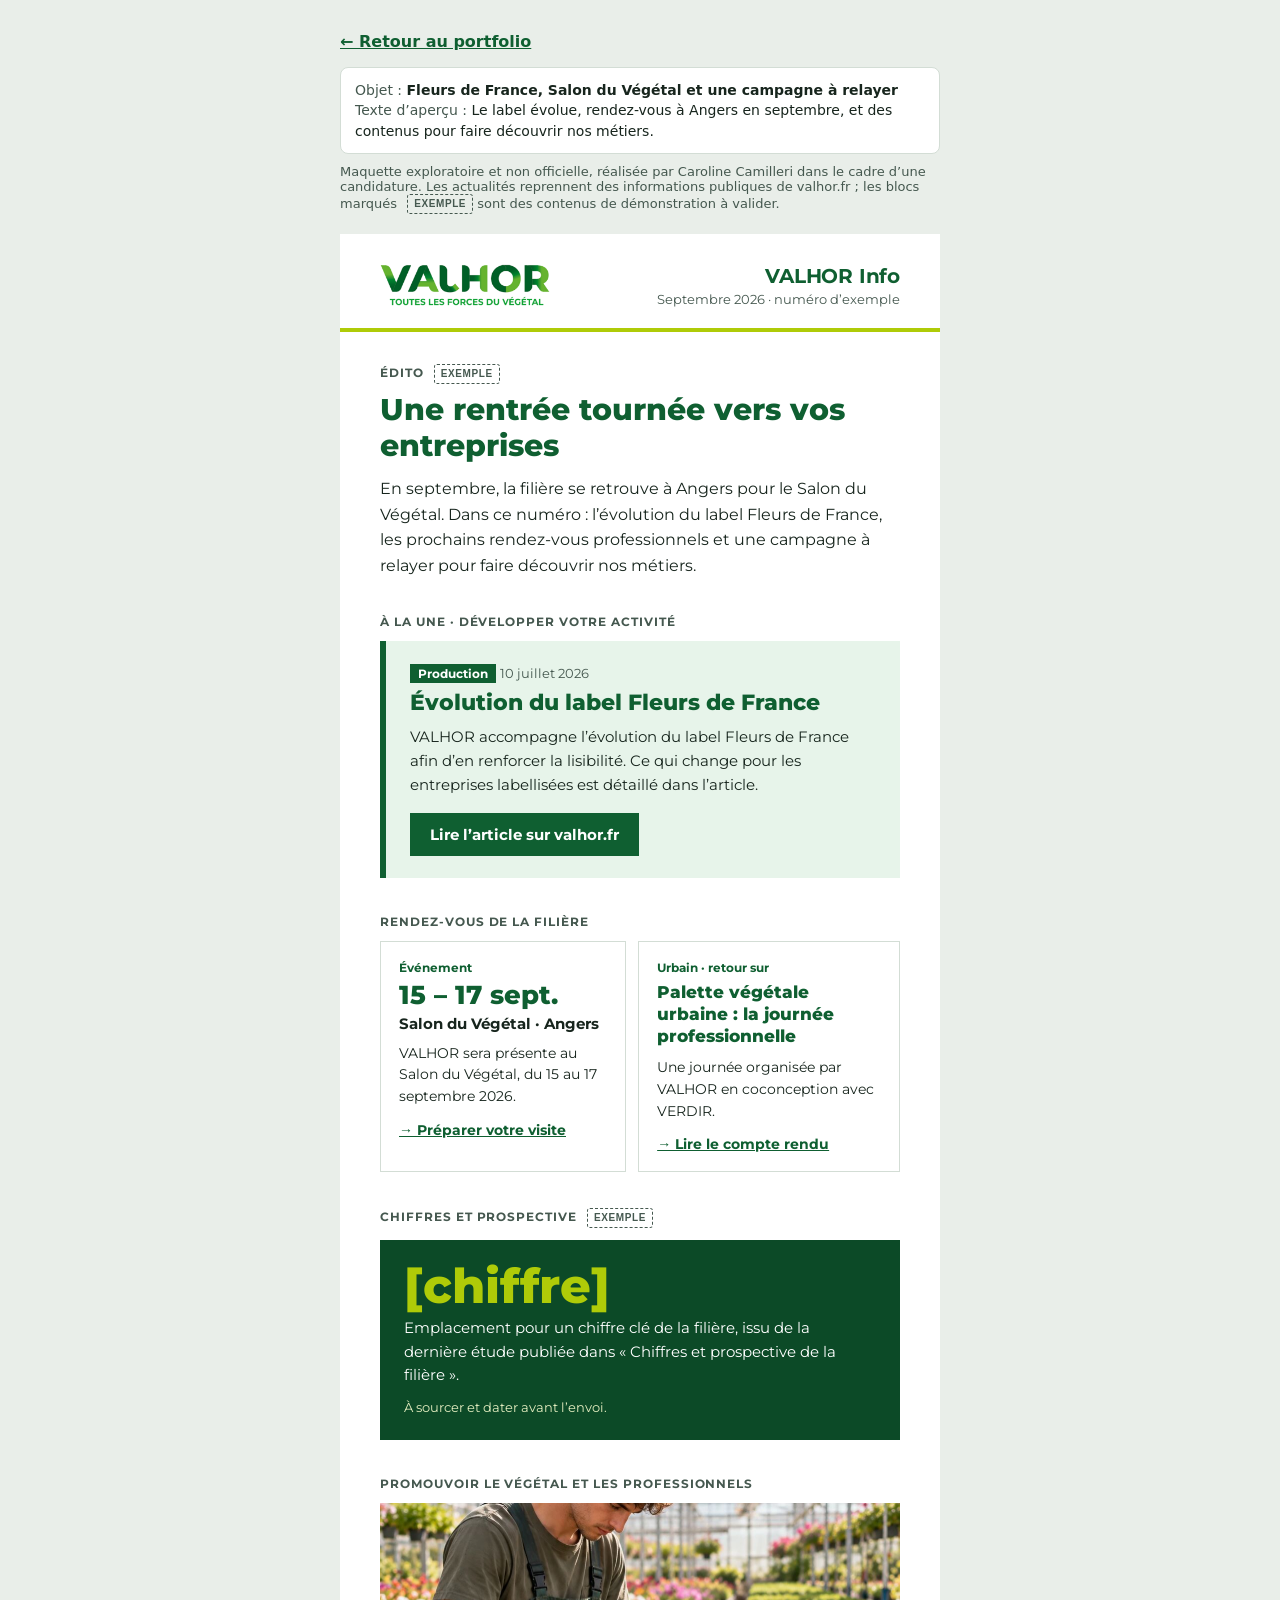
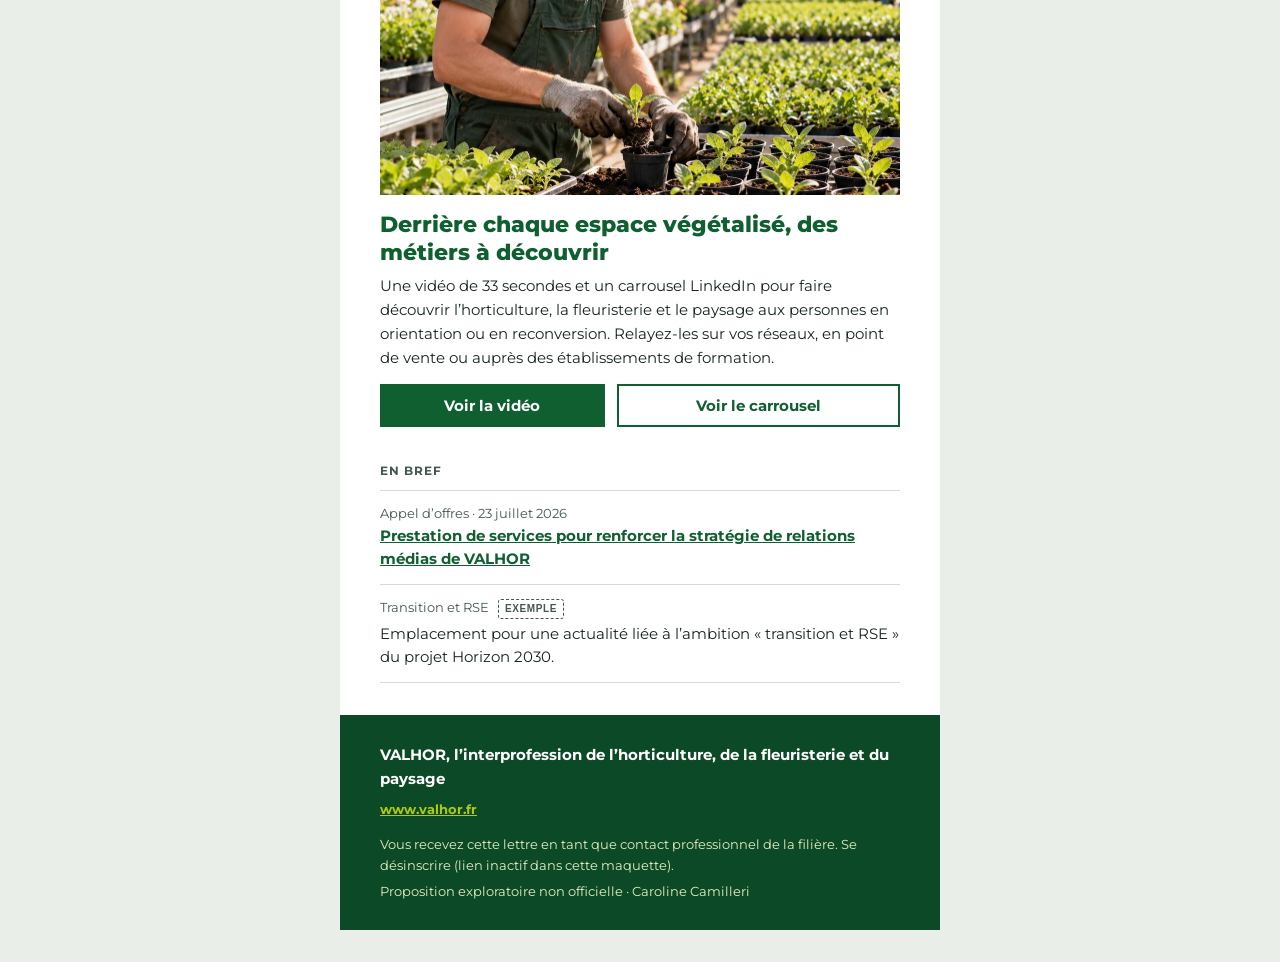
<file: newsletter/valhor-info.html>
<!doctype html>
<html lang="fr">
<head>
  <meta charset="utf-8">
  <meta name="viewport" content="width=device-width, initial-scale=1">
  <title>VALHOR Info (maquette) — Caroline Camilleri</title>
  <meta name="description" content="Maquette exploratoire et non officielle de la newsletter VALHOR Info, réalisée par Caroline Camilleri dans le cadre d'une candidature.">
  <meta name="robots" content="noindex">
  <!--
    Maquette d'e-mail : mise en page en tableaux de 600 px et styles en ligne,
    comme pour un envoi réel. Les styles ci-dessous ne servent qu'à la
    consultation dans le navigateur (cadre de lecture, adaptation mobile).
    Contenus publics repris de valhor.fr : label Fleurs de France, Salon du
    Végétal, journée Palette végétale urbaine, appel d'offres relations médias.
    Blocs marqués « Exemple » : contenus de démonstration à valider.
  -->
  <style>
    @font-face {
      font-family: "Montserrat";
      font-weight: 100 900;
      font-display: swap;
      src: url("../assets/fonts/montserrat-latin-wght-normal.woff2") format("woff2");
    }
    body { margin: 0; background: #e9eee9; }
    a:focus-visible, .viewer a:focus-visible { outline: 3px solid #0b6bcb; outline-offset: 2px; }
    .viewer {
      max-width: 600px; margin: 0 auto; padding: 16px 16px 12px;
      font-family: -apple-system, system-ui, "Segoe UI", Roboto, Arial, sans-serif; color: #17251d;
    }
    .viewer a { color: #0f5f31; font-weight: 600; }
    .viewer__inbox { margin-top: 12px; padding: 12px 14px; background: #fff; border: 1px solid #d3ddd5; border-radius: 8px; font-size: 14px; line-height: 1.45; }
    .viewer__inbox p { margin: 0; }
    .viewer__label { color: #45584f; }
    .viewer__note { margin: 10px 0 0; font-size: 13px; color: #45584f; }
    .tag-ex {
      display: inline-block; padding: 1px 6px; margin-left: 6px;
      font: 700 10px/1.6 Arial, sans-serif; letter-spacing: .06em; text-transform: uppercase;
      color: #45584f; border: 1px dashed #45584f; border-radius: 3px; vertical-align: middle;
    }
    @media (max-width: 620px) {
      .wrap-600 { width: 100% !important; }
      .px { padding-left: 20px !important; padding-right: 20px !important; }
      .stack, .stack tr, .stack td { display: block !important; width: 100% !important; box-sizing: border-box; }
      .stack .gap { height: 12px !important; }
      .h1 { font-size: 26px !important; }
      .num { font-size: 40px !important; }
    }
  </style>
</head>
<body>
  <div class="viewer">
    <p><a href="../index.html#newsletter">← Retour au portfolio</a></p>
    <div class="viewer__inbox" role="note" aria-label="Aperçu dans la boîte de réception">
      <p><span class="viewer__label">Objet :</span> <strong>Fleurs de France, Salon du Végétal et une campagne à relayer</strong></p>
      <p><span class="viewer__label">Texte d’aperçu :</span> Le label évolue, rendez-vous à Angers en septembre, et des contenus pour faire découvrir nos métiers.</p>
    </div>
    <p class="viewer__note">Maquette exploratoire et non officielle, réalisée par Caroline Camilleri dans le cadre d’une candidature. Les actualités reprennent des informations publiques de valhor.fr ; les blocs marqués <span class="tag-ex">Exemple</span> sont des contenus de démonstration à valider.</p>
  </div>

  <!-- ===================== E-MAIL ===================== -->
  <table role="presentation" width="100%" cellpadding="0" cellspacing="0" border="0" style="background:#e9eee9;">
    <tr>
      <td align="center" style="padding:8px 0 32px;">
        <table role="presentation" class="wrap-600" width="600" cellpadding="0" cellspacing="0" border="0" style="width:600px;background:#ffffff;font-family:Montserrat,Arial,Helvetica,sans-serif;color:#17251d;">

          <!-- Texte d'aperçu masqué (preheader) -->
          <tr><td style="display:none;font-size:1px;line-height:1px;max-height:0;max-width:0;opacity:0;overflow:hidden;">Le label Fleurs de France évolue, rendez-vous au Salon du Végétal à Angers, et des contenus pour faire découvrir nos métiers.</td></tr>

          <!-- En-tête -->
          <tr>
            <td class="px" style="padding:28px 40px 20px;border-bottom:4px solid #afcb08;">
              <table role="presentation" width="100%" cellpadding="0" cellspacing="0" border="0">
                <tr>
                  <td valign="middle"><img src="../assets/img/valhor-logo.png" width="170" alt="VALHOR, toutes les forces du végétal" style="display:block;width:170px;height:auto;border:0;"></td>
                  <td valign="middle" align="right" style="font-size:13px;line-height:1.4;color:#45584f;">
                    <strong style="display:block;font-size:20px;color:#0f5f31;letter-spacing:-.01em;">VALHOR Info</strong>
                    Septembre 2026 · numéro d’exemple
                  </td>
                </tr>
              </table>
            </td>
          </tr>

          <!-- Édito -->
          <tr>
            <td class="px" style="padding:32px 40px 8px;">
              <p style="margin:0 0 8px;font-size:12px;font-weight:700;letter-spacing:.08em;text-transform:uppercase;color:#45584f;">Édito <span class="tag-ex">Exemple</span></p>
              <h1 class="h1" style="margin:0 0 12px;font-size:30px;line-height:1.2;font-weight:800;color:#0f5f31;">Une rentrée tournée vers vos entreprises</h1>
              <p style="margin:0;font-size:16px;line-height:1.6;">En septembre, la filière se retrouve à Angers pour le Salon du Végétal. Dans ce numéro&nbsp;: l’évolution du label Fleurs de France, les prochains rendez-vous professionnels et une campagne à relayer pour faire découvrir nos métiers.</p>
            </td>
          </tr>

          <!-- À la une : Développer votre activité -->
          <tr>
            <td class="px" style="padding:28px 40px 8px;">
              <p style="margin:0 0 12px;font-size:12px;font-weight:700;letter-spacing:.08em;text-transform:uppercase;color:#45584f;">À la une · Développer votre activité</p>
              <table role="presentation" width="100%" cellpadding="0" cellspacing="0" border="0" style="background:#e7f4ea;border-left:6px solid #0f5f31;">
                <tr>
                  <td style="padding:22px 24px;">
                    <p style="margin:0 0 6px;"><span style="display:inline-block;padding:2px 8px;font-size:12px;font-weight:700;color:#ffffff;background:#0f5f31;">Production</span> <span style="font-size:13px;color:#45584f;">10 juillet 2026</span></p>
                    <h2 style="margin:0 0 8px;font-size:22px;line-height:1.25;font-weight:800;color:#0f5f31;">Évolution du label Fleurs de France</h2>
                    <p style="margin:0 0 16px;font-size:15px;line-height:1.6;">VALHOR accompagne l’évolution du label Fleurs de France afin d’en renforcer la lisibilité. Ce qui change pour les entreprises labellisées est détaillé dans l’article.</p>
                    <table role="presentation" cellpadding="0" cellspacing="0" border="0"><tr><td style="background:#0f5f31;">
                      <a href="https://www.valhor.fr/" target="_blank" rel="noopener" style="display:inline-block;padding:12px 20px;font-size:15px;font-weight:700;color:#ffffff;text-decoration:none;">Lire l’article sur valhor.fr</a>
                    </td></tr></table>
                  </td>
                </tr>
              </table>
            </td>
          </tr>

          <!-- Agenda et retour sur -->
          <tr>
            <td class="px" style="padding:28px 40px 8px;">
              <p style="margin:0 0 12px;font-size:12px;font-weight:700;letter-spacing:.08em;text-transform:uppercase;color:#45584f;">Rendez-vous de la filière</p>
              <table role="presentation" class="stack" width="100%" cellpadding="0" cellspacing="0" border="0">
                <tr>
                  <td valign="top" width="252" style="width:252px;padding:18px;border:1px solid #d3ddd5;">
                    <p style="margin:0 0 6px;font-size:12px;font-weight:700;color:#0f5f31;">Événement</p>
                    <p style="margin:0 0 4px;font-size:26px;line-height:1.1;font-weight:800;color:#0f5f31;">15 – 17 sept.</p>
                    <p style="margin:0 0 10px;font-size:15px;font-weight:700;">Salon du Végétal · Angers</p>
                    <p style="margin:0 0 12px;font-size:14px;line-height:1.55;">VALHOR sera présente au Salon du Végétal, du 15 au 17 septembre 2026.</p>
                    <a href="https://www.valhor.fr/" target="_blank" rel="noopener" style="font-size:14px;font-weight:700;color:#0f5f31;">→ Préparer votre visite</a>
                  </td>
                  <td class="gap" width="16" style="width:16px;font-size:0;">&nbsp;</td>
                  <td valign="top" width="252" style="width:252px;padding:18px;border:1px solid #d3ddd5;">
                    <p style="margin:0 0 6px;font-size:12px;font-weight:700;color:#0f5f31;">Urbain · retour sur</p>
                    <p style="margin:0 0 10px;font-size:17px;line-height:1.3;font-weight:800;color:#0f5f31;">Palette végétale urbaine : la journée professionnelle</p>
                    <p style="margin:0 0 12px;font-size:14px;line-height:1.55;">Une journée organisée par VALHOR en coconception avec VERDIR.</p>
                    <a href="https://www.valhor.fr/" target="_blank" rel="noopener" style="font-size:14px;font-weight:700;color:#0f5f31;">→ Lire le compte rendu</a>
                  </td>
                </tr>
              </table>
            </td>
          </tr>

          <!-- Chiffres et prospective -->
          <tr>
            <td class="px" style="padding:28px 40px 8px;">
              <p style="margin:0 0 12px;font-size:12px;font-weight:700;letter-spacing:.08em;text-transform:uppercase;color:#45584f;">Chiffres et prospective <span class="tag-ex">Exemple</span></p>
              <table role="presentation" width="100%" cellpadding="0" cellspacing="0" border="0" style="background:#0c4a27;">
                <tr>
                  <td style="padding:22px 24px;color:#e4eec0;">
                    <p class="num" style="margin:0 0 6px;font-size:48px;line-height:1;font-weight:800;color:#afcb08;">[chiffre]</p>
                    <p style="margin:0 0 12px;font-size:15px;line-height:1.55;color:#ffffff;">Emplacement pour un chiffre clé de la filière, issu de la dernière étude publiée dans « Chiffres et prospective de la filière ».</p>
                    <p style="margin:0;font-size:13px;line-height:1.5;">À sourcer et dater avant l’envoi.</p>
                  </td>
                </tr>
              </table>
            </td>
          </tr>

          <!-- Promouvoir le végétal : campagne à relayer -->
          <tr>
            <td class="px" style="padding:28px 40px 8px;">
              <p style="margin:0 0 12px;font-size:12px;font-weight:700;letter-spacing:.08em;text-transform:uppercase;color:#45584f;">Promouvoir le végétal et les professionnels</p>
              <a href="../index.html#video"><img src="../assets/img/newsletter/campagne.jpg" width="520" alt="Un horticulteur repique un jeune plant sous serre. Voir la vidéo « Les métiers du végétal » (33 secondes)." style="display:block;width:100%;max-width:520px;height:auto;border:0;"></a>
              <h2 style="margin:16px 0 8px;font-size:22px;line-height:1.25;font-weight:800;color:#0f5f31;">Derrière chaque espace végétalisé, des métiers à découvrir</h2>
              <p style="margin:0 0 14px;font-size:15px;line-height:1.6;">Une vidéo de 33 secondes et un carrousel LinkedIn pour faire découvrir l’horticulture, la fleuristerie et le paysage aux personnes en orientation ou en reconversion. Relayez-les sur vos réseaux, en point de vente ou auprès des établissements de formation.</p>
              <table role="presentation" class="stack" width="100%" cellpadding="0" cellspacing="0" border="0">
                <tr>
                  <td style="background:#0f5f31;" align="center"><a href="../index.html#video" style="display:block;padding:12px 16px;font-size:15px;font-weight:700;color:#ffffff;text-decoration:none;">Voir la vidéo</a></td>
                  <td class="gap" width="12" style="width:12px;font-size:0;">&nbsp;</td>
                  <td style="border:2px solid #0f5f31;" align="center"><a href="../index.html#carrousel" style="display:block;padding:10px 16px;font-size:15px;font-weight:700;color:#0f5f31;text-decoration:none;">Voir le carrousel</a></td>
                </tr>
              </table>
            </td>
          </tr>

          <!-- En bref -->
          <tr>
            <td class="px" style="padding:28px 40px 32px;">
              <p style="margin:0 0 12px;font-size:12px;font-weight:700;letter-spacing:.08em;text-transform:uppercase;color:#45584f;">En bref</p>
              <table role="presentation" width="100%" cellpadding="0" cellspacing="0" border="0" style="border-top:1px solid #d3ddd5;">
                <tr>
                  <td style="padding:14px 0;border-bottom:1px solid #d3ddd5;">
                    <p style="margin:0 0 4px;font-size:13px;color:#45584f;">Appel d’offres · 23 juillet 2026</p>
                    <p style="margin:0;font-size:15px;line-height:1.5;"><a href="https://www.valhor.fr/" target="_blank" rel="noopener" style="font-weight:700;color:#0f5f31;">Prestation de services pour renforcer la stratégie de relations médias de VALHOR</a></p>
                  </td>
                </tr>
                <tr>
                  <td style="padding:14px 0;border-bottom:1px solid #d3ddd5;">
                    <p style="margin:0 0 4px;font-size:13px;color:#45584f;">Transition et RSE <span class="tag-ex">Exemple</span></p>
                    <p style="margin:0;font-size:15px;line-height:1.5;">Emplacement pour une actualité liée à l’ambition « transition et RSE » du projet Horizon 2030.</p>
                  </td>
                </tr>
              </table>
            </td>
          </tr>

          <!-- Pied de page -->
          <tr>
            <td class="px" style="padding:28px 40px;background:#0c4a27;color:#e4eec0;font-size:13px;line-height:1.6;">
              <p style="margin:0 0 8px;font-size:15px;font-weight:700;color:#ffffff;">VALHOR, l’interprofession de l’horticulture, de la fleuristerie et du paysage</p>
              <p style="margin:0 0 14px;"><a href="https://www.valhor.fr/" target="_blank" rel="noopener" style="color:#afcb08;font-weight:700;">www.valhor.fr</a></p>
              <p style="margin:0 0 6px;">Vous recevez cette lettre en tant que contact professionnel de la filière. Se désinscrire (lien inactif dans cette maquette).</p>
              <p style="margin:0;">Proposition exploratoire non officielle · Caroline Camilleri</p>
            </td>
          </tr>

        </table>
      </td>
    </tr>
  </table>
</body>
</html>
</file>
<file: assets/css/styles.css>
/* =========================================================
   Portfolio Caroline Camilleri — candidature VALHOR
   Mise en page resserrée : introduction, réalisations, démarche.
   ========================================================= */

@font-face {
  font-family: "Montserrat";
  font-style: normal;
  font-weight: 100 900;
  font-display: swap;
  src: url("../fonts/montserrat-latin-wght-normal.woff2") format("woff2-variations"),
       url("../fonts/montserrat-latin-wght-normal.woff2") format("woff2");
}

/* Palette inspirée de l'univers public de VALHOR (couleurs relevées à l'écran,
   approximatives). Le vert-jaune ne sert jamais de couleur de texte sur fond clair. */
:root {
  --forest: #0f5f31;        /* titres, boutons, texte fort */
  --forest-2: #0b4a26;      /* survol */
  --forest-night: #0c4a27;  /* bandeaux sombres */
  --forest-deep: #0a3b1f;   /* texte posé sur le vert-jaune */
  --lime: #afcb08;          /* vert-jaune, aplats uniquement */
  --lime-soft: #e4eec0;
  --surface: #ffffff;
  --bg: #f4f8f3;
  --tint: #e7f4ea;
  --ink: #17251d;
  --muted: #45584f;
  --border: #d3ddd5;
  --focus: #0b6bcb;

  --font: "Inter", "Segoe UI", system-ui, -apple-system, "Helvetica Neue", Roboto, Arial, sans-serif;
  --font-display: "Montserrat", "Inter", "Segoe UI", system-ui, -apple-system, Arial, sans-serif;

  --fs-h1: clamp(2rem, 1.4rem + 2.6vw, 3rem);
  --fs-h2: clamp(1.6rem, 1.3rem + 1.4vw, 2.1rem);
  --fs-h3: clamp(1.2rem, 1.1rem + 0.5vw, 1.4rem);
  --fs-lead: clamp(1.0625rem, 1rem + 0.3vw, 1.2rem);
  --fs-small: 0.875rem;

  --radius-control: 4px;
  --radius-card: 8px;
  --shadow-card: 0 1px 2px rgba(15, 95, 49, 0.06), 0 8px 24px -12px rgba(15, 95, 49, 0.18);
  --gutter: clamp(1rem, 4vw, 2rem);
  --maxw: 1120px;
  --section-y: clamp(2rem, 4.5vw, 3rem);
  --section-top: clamp(1.25rem, 2.5vw, 1.75rem); /* marge réduite au-dessus des titres */
}

*, *::before, *::after { box-sizing: border-box; }

html { -webkit-text-size-adjust: 100%; scroll-padding-top: 5rem; }
@media (prefers-reduced-motion: no-preference) { html { scroll-behavior: smooth; } }

body::before {
  content: "";
  position: fixed;
  inset: 0 0 auto;
  height: env(safe-area-inset-top, 0px);
  z-index: 60;
  background: var(--surface);
}

body {
  margin: 0;
  background: var(--bg);
  color: var(--ink);
  font-family: var(--font);
  font-size: 1.0625rem;
  line-height: 1.6;
  overflow-x: hidden;
}

img, svg, video { display: block; max-width: 100%; }
img { height: auto; }

h1, h2, h3,
.brand__name, .project__num, .step__num,
.article-card__title, .placeholder__big {
  font-family: var(--font-display);
}
h1, h2, h3 {
  margin: 0;
  line-height: 1.15;
  letter-spacing: -0.01em;
  font-weight: 800;
  color: var(--forest);
  text-wrap: balance;
}
h1 { font-size: var(--fs-h1); max-width: 22ch; }
h2 { font-size: var(--fs-h2); }
h3 { font-size: var(--fs-h3); font-weight: 700; }

p { margin: 0; }
a { color: var(--forest); text-underline-offset: 0.18em; }

:focus-visible { outline: 3px solid var(--focus); outline-offset: 3px; border-radius: 2px; }
.disclaimer :focus-visible, .site-footer :focus-visible, .lightbox :focus-visible { outline-color: var(--lime); }

.sr-only {
  position: absolute !important;
  width: 1px; height: 1px;
  padding: 0; margin: -1px;
  overflow: hidden;
  clip: rect(0 0 0 0);
  white-space: nowrap;
  border: 0;
}

.wrap { width: 100%; max-width: var(--maxw); margin-inline: auto; padding-inline: var(--gutter); }

.skip-link {
  position: absolute; left: 1rem; top: -4rem; z-index: 100;
  padding: 0.75rem 1rem;
  background: var(--forest-night); color: #fff;
  border-radius: var(--radius-control);
}
.skip-link:focus { top: 1rem; }

.icon {
  width: 1.1em; height: 1.1em; flex: none;
  fill: none; stroke: currentColor; stroke-width: 2; stroke-linecap: round; stroke-linejoin: round;
}

/* ---------- Mention, en-tête ---------- */

.disclaimer { background: var(--forest-night); color: var(--lime-soft); font-size: var(--fs-small); line-height: 1.45; }
.disclaimer p { display: flex; gap: 0.6rem; align-items: flex-start; padding-block: 0.55rem; }
.disclaimer .icon { color: var(--lime); margin-top: 0.15em; }

.site-header {
  position: sticky;
  top: env(safe-area-inset-top, 0px);
  z-index: 50;
  background: rgba(255, 255, 255, 0.95);
  backdrop-filter: blur(8px);
  border-bottom: 1px solid var(--border);
}
.site-header__inner { display: flex; align-items: center; justify-content: space-between; gap: 1rem; min-height: 4rem; }
.brand { display: flex; flex-direction: column; text-decoration: none; line-height: 1.25; }
.brand__name { font-weight: 800; color: var(--forest); }
.brand__role { font-size: 0.8rem; color: var(--muted); }
.site-nav ul { display: flex; gap: 0.25rem; margin: 0; padding: 0; list-style: none; }
.site-nav a {
  display: block;
  padding: 0.5rem 0.75rem;
  font-weight: 600;
  font-size: 0.95rem;
  text-decoration: none;
  border-radius: var(--radius-control);
}
.site-nav a:hover { background: var(--tint); }
@media (max-width: 480px) {
  .brand__role { display: none; }
  .site-nav a { padding: 0.5rem; font-size: 0.9rem; }
}

/* ---------- Boutons, badges, étiquettes ---------- */

.btn {
  display: inline-flex; align-items: center; gap: 0.6rem;
  min-height: 48px;
  padding: 0.75rem 1.25rem;
  font: inherit; font-weight: 700;
  border-radius: var(--radius-control);
  border: 2px solid transparent;
  text-decoration: none;
  cursor: pointer;
}
.btn--primary { background: var(--forest); color: #fff; }
.btn--primary:hover { background: var(--forest-2); }
.btn--primary .icon { color: var(--lime); }
.btn--ghost {
  min-height: 44px; padding: 0.45rem 0.9rem; font-size: 0.95rem;
  background: var(--surface); color: var(--forest); border: 1px solid var(--border);
}
.btn--ghost:hover { border-color: var(--forest); }

.btn-icon {
  display: inline-grid; place-items: center;
  width: 44px; height: 44px; padding: 0;
  color: var(--forest); background: var(--surface);
  border: 1px solid var(--border); border-radius: 50%;
  cursor: pointer;
}
.btn-icon svg { width: 20px; height: 20px; fill: none; stroke: currentColor; stroke-width: 2; stroke-linecap: round; stroke-linejoin: round; }
.btn-icon:hover:not(:disabled) { background: var(--forest); color: #fff; }
.btn-icon:disabled { opacity: 0.4; cursor: not-allowed; }

.badge {
  display: inline-flex; align-items: center; gap: 0.35rem;
  padding: 0.15rem 0.55rem;
  font-family: var(--font);
  font-size: 0.78rem; font-weight: 700; line-height: 1.4;
  letter-spacing: 0; text-transform: none;
  color: var(--forest);
  border: 1px dashed var(--forest);
  border-radius: var(--radius-control);
  white-space: nowrap;
}
.badge .icon { width: 0.9rem; height: 0.9rem; }
.badge--disponible { background: var(--lime); border: 1px solid var(--lime); color: var(--forest-deep); }
.badge--proposition { background: var(--surface); border-style: solid; }

.eyebrow {
  font-size: var(--fs-small); font-weight: 700;
  letter-spacing: 0.06em; text-transform: uppercase;
  color: var(--muted);
}

.tags { display: flex; flex-wrap: wrap; gap: 0.4rem; margin: 0; padding: 0; list-style: none; }
.tags li {
  padding: 0.15rem 0.5rem;
  font-size: var(--fs-small); line-height: 1.4;
  background: var(--tint);
  border-radius: var(--radius-control);
  color: var(--forest-deep);
}

/* ---------- Introduction ---------- */

.hero { padding-block: var(--section-top) var(--section-y); background: var(--surface); border-bottom: 1px solid var(--border); }
.hero__inner { display: grid; gap: 1.25rem; justify-items: start; }
.hero__grid { display: grid; gap: 2rem; align-items: center; }
@media (min-width: 900px) { .hero__grid { grid-template-columns: minmax(0, 1.3fr) minmax(0, 1fr); gap: 3.5rem; } }
.hero__image { margin: 0; }
.hero__image img { width: 100%; aspect-ratio: 1 / 1; object-fit: cover; border-radius: var(--radius-card); box-shadow: var(--shadow-card); }
@media (max-width: 899px) { .hero__image img { aspect-ratio: 16 / 10; } }
.hero__recipient { display: grid; gap: 0.6rem; justify-items: start; }
.hero__logo { width: auto; height: clamp(30px, 3vw, 40px); }
.lead { max-width: 62ch; font-size: var(--fs-lead); color: var(--ink); }
.hero__profile { max-width: 62ch; color: var(--muted); padding-left: 0.9rem; border-left: 3px solid var(--lime); }
.hero .btn { margin-top: 0.5rem; }

/* ---------- Sections ---------- */

.section { padding-block: var(--section-top) var(--section-y); }
.section--alt { background: var(--surface); border-top: 1px solid var(--border); }
.section__header { display: grid; gap: 0.5rem; margin-bottom: 1.5rem; }
.section__intro { max-width: 66ch; color: var(--muted); }

/* ---------- Réalisations ---------- */

.projects { display: grid; gap: 1.25rem; margin: 0; padding: 0; list-style: none; }
.project article {
  display: grid;
  background: var(--surface);
  border: 1px solid var(--border);
  border-radius: var(--radius-card);
  box-shadow: var(--shadow-card);
  overflow: hidden;
}
.project__media {
  display: flex; flex-direction: column; justify-content: center; align-items: center;
  min-width: 0;
  padding: 0.75rem;
  background: var(--tint);
  border-bottom: 1px solid var(--border);
}
.project__body { display: grid; gap: 0.9rem; align-content: start; justify-items: start; min-width: 0; padding: 1.5rem; }
.project__kicker {
  display: flex; flex-wrap: wrap; align-items: center; gap: 0.5rem;
  font-size: var(--fs-small); font-weight: 700;
  letter-spacing: 0.04em; text-transform: uppercase;
  color: var(--forest);
}
.project__num {
  display: inline-grid; place-items: center;
  min-width: 2rem; height: 2rem; padding-inline: 0.3rem;
  font-weight: 800; color: var(--forest-deep);
  background: var(--lime);
  border-radius: var(--radius-control);
  letter-spacing: 0;
}
.project__details {
  display: grid; gap: 0.8rem;
  width: 100%; margin: 0;
  padding-top: 0.9rem;
  border-top: 1px solid var(--border);
}
.project__details dt { font-size: var(--fs-small); font-weight: 700; color: var(--ink); margin-bottom: 0.15rem; }
.project__details dd { margin: 0; color: var(--muted); }
.project__note { font-size: var(--fs-small); color: var(--muted); }

@media (min-width: 900px) {
  .projects { gap: 1.5rem; }
  .project article { grid-template-columns: minmax(0, 1fr) minmax(0, 1fr); }
  .project__media { padding: 2rem; border-bottom: 0; border-right: 1px solid var(--border); }
  .project__body { padding: 1.75rem 2rem; }
}

.transcript { width: 100%; border: 1px solid var(--border); border-radius: var(--radius-control); }
.transcript summary { padding: 0.7rem 0.9rem; font-weight: 700; color: var(--forest); cursor: pointer; }
.transcript summary:hover { text-decoration: underline; }
.transcript__list, .transcript__plain {
  display: grid; gap: 0.9rem;
  margin: 0; padding: 0 0.9rem 0.9rem 0.9rem;
  list-style: none; font-size: 0.95rem;
}
.transcript__plain { gap: 0.4rem; padding-left: 2rem; list-style: disc; }
.script { display: grid; gap: 0.6rem; padding: 0 0.9rem 0.9rem; font-size: 0.95rem; }
.script__titre { font-size: var(--fs-small); font-weight: 700; letter-spacing: 0.06em; text-transform: uppercase; color: var(--muted); margin-top: 0.4rem; }
.script__voix { margin: 0; padding: 0.7rem 0.9rem; background: var(--tint); border-left: 3px solid var(--lime); }
.script__plans { display: grid; margin: 0; padding: 0; list-style: none; }
.script__plans li { display: grid; grid-template-columns: 4.2rem minmax(0, 1fr); gap: 0.6rem; padding: 0.6rem 0; border-top: 1px solid var(--border); }
.script__tc { font-weight: 700; color: var(--forest); font-variant-numeric: tabular-nums; }
.script__plans dl { display: grid; gap: 0.25rem; margin: 0; min-width: 0; }
.script__plans dl div { display: grid; grid-template-columns: 5.5rem minmax(0, 1fr); gap: 0.4rem; }
.script__plans dt { font-size: var(--fs-small); font-weight: 700; color: var(--muted); }
.script__plans dd { margin: 0; }
@media (max-width: 480px) { .script__plans li, .script__plans dl div { grid-template-columns: 1fr; gap: 0.1rem; } }
.transcript__title { font-weight: 700; color: var(--forest); }

/* Publication LinkedIn (maquette) */
.li-post {
  --li-blue: #0a66c2;
  /* Largeur limitée pour que la publication tienne dans l'écran sur ordinateur. */
  width: min(100%, 460px);
  margin: 0;
  background: #fff;
  border: 1px solid #dcdcdc;
  border-radius: var(--radius-card);
  box-shadow: 0 1px 2px rgba(0, 0, 0, 0.08);
  color: #1d1d1d;
  font-family: -apple-system, system-ui, "Segoe UI", Roboto, "Helvetica Neue", Arial, sans-serif;
  font-size: 0.875rem;
  line-height: 1.45;
  overflow: hidden;
}
@media (min-width: 900px) {
  .li-post { width: min(100%, calc(min(52vh, 460px))); min-width: min(100%, 360px); }
}
.li-post__head { display: flex; align-items: center; gap: 0.6rem; padding: 0.75rem 0.9rem 0.4rem; }
.li-post__avatar {
  display: grid; place-items: center; flex: none;
  width: 44px; height: 44px;
  font-family: var(--font-display); font-weight: 800; font-size: 0.95rem;
  color: var(--forest-deep); background: var(--lime);
  border-radius: 50%;
}
.li-post__author { font-weight: 600; font-size: 0.9rem; }
.li-post__meta { font-size: 0.75rem; color: #5e5e5e; }
.li-post__globe { display: inline-block; vertical-align: -0.1em; width: 0.8rem; height: 0.8rem; fill: none; stroke: currentColor; stroke-width: 1.8; }
.li-post__text { display: grid; gap: 0.55rem; padding: 0.25rem 0.9rem 0; }
/* Replié : seul le premier paragraphe, limité à deux lignes, comme sur LinkedIn. */
.li-post__text.is-collapsed > :not(:first-child) { display: none; }
.li-post__text.is-collapsed > :first-child {
  display: -webkit-box;
  -webkit-box-orient: vertical;
  -webkit-line-clamp: 2;
  overflow: hidden;
}
.li-post__more[hidden] { display: none; }
.li-post__tags { color: var(--li-blue); font-weight: 600; }
.li-post__more {
  display: block; margin: 0 0.9rem 0 auto; padding: 0.1rem 0;
  font: inherit; font-size: 0.85rem; color: #5e5e5e;
  background: none; border: 0; cursor: pointer;
}
.li-post__more:hover { color: var(--li-blue); text-decoration: underline; }
.li-post__text:not(.is-collapsed) { padding-bottom: 0.6rem; }
.li-post__actions {
  display: grid; grid-template-columns: repeat(4, 1fr);
  padding: 0.25rem 0.4rem;
  border-top: 1px solid #e8e8e8;
  color: #5e5e5e; font-size: 0.78rem; font-weight: 600;
}
.li-post__actions span { display: flex; align-items: center; justify-content: center; gap: 0.3rem; padding: 0.55rem 0.2rem; }
.li-post__icon { width: 1.05rem; height: 1.05rem; fill: none; stroke: currentColor; stroke-width: 1.8; stroke-linejoin: round; stroke-linecap: round; }
@media (max-width: 380px) { .li-post__actions span { flex-direction: column; gap: 0.1rem; } }

/* Carrousel « document » dans la publication */
.carousel { width: 100%; margin-top: 0.5rem; }
.carousel__frame { position: relative; }
.carousel__viewport {
  display: grid;
  aspect-ratio: 1 / 1;
  max-width: 100%;
  background: #f3f2ef;
  touch-action: pan-y;
}
.carousel__slide { grid-area: 1 / 1; visibility: hidden; opacity: 0; }
.carousel__slide.is-active { visibility: visible; opacity: 1; }
.carousel__slide img { width: 100%; height: 100%; object-fit: contain; }
@media (prefers-reduced-motion: no-preference) {
  .carousel__slide { transition: opacity 0.25s ease, visibility 0.25s; }
}
.carousel__bar {
  position: absolute; top: 0.6rem; left: 0.6rem;
  padding: 0.2rem 0.55rem;
  font-size: 0.75rem; font-weight: 600;
  color: #fff; background: rgba(0, 0, 0, 0.7);
  border-radius: var(--radius-control);
  font-variant-numeric: tabular-nums;
  pointer-events: none;
}
.carousel__arrow, .carousel__zoom {
  position: absolute;
  width: 40px; height: 40px;
  background: rgba(0, 0, 0, 0.7); color: #fff; border: 0;
}
.carousel__arrow { top: 50%; transform: translateY(-50%); }
.carousel__arrow--prev { left: 0.6rem; }
.carousel__arrow--next { right: 0.6rem; }
.carousel__zoom { right: 0.6rem; bottom: 0.9rem; }
.carousel__arrow:disabled { display: none; }
.carousel__arrow:hover:not(:disabled), .carousel__zoom:hover { background: #000; color: #fff; }
.carousel__progress { position: absolute; left: 0; right: 0; bottom: 0; height: 4px; background: rgba(0, 0, 0, 0.15); }
.carousel__progress span { display: block; height: 100%; width: 20%; background: var(--li-blue); }
@media (prefers-reduced-motion: no-preference) { .carousel__progress span { transition: width 0.25s ease; } }

/* Emplacements en préparation */
.placeholder {
  display: grid; gap: 1rem; justify-items: center;
  width: min(100%, 440px);
  padding: 1.25rem;
  background: var(--surface);
  border: 1px dashed var(--forest);
  border-radius: var(--radius-card);
  text-align: center;
}
.placeholder__tag {
  display: inline-flex; align-items: center; gap: 0.45rem;
  padding: 0.3rem 0.7rem;
  font-size: 0.85rem; font-weight: 700;
  color: var(--forest);
  background: var(--surface);
  border: 1px dashed var(--forest);
  border-radius: var(--radius-control);
}
.placeholder__caption { font-size: 0.85rem; color: var(--muted); }
.placeholder--dark {
  width: min(100%, 260px);
  aspect-ratio: 9 / 14;
  align-content: center;
  background: var(--forest-night);
  border: 0;
}
.placeholder--dark .placeholder__tag { background: var(--lime); border-color: var(--lime); color: var(--forest-deep); }
.placeholder--dark .placeholder__big { font-size: 1.8rem; font-weight: 800; color: #fff; }
.placeholder--dark .placeholder__caption { color: var(--lime-soft); }

.devices { display: grid; grid-template-columns: minmax(0, 1fr) 5.5rem; gap: 1rem; align-items: end; width: 100%; }
.device { border: 2px solid var(--forest); background: var(--bg); overflow: hidden; }
.device--desktop { aspect-ratio: 4 / 3; border-radius: 6px; border-top-width: 12px; }
.device--mobile { aspect-ratio: 9 / 18; border-radius: 12px; border-width: 5px 3px; }
.wire { display: flex; flex-direction: column; gap: 8%; height: 100%; padding: 10%; }
.device--desktop .wire { gap: 7%; padding: 8% 14%; }
.wire > span { display: block; background: rgba(15, 95, 49, 0.14); border-radius: 2px; }
.wire__line { height: 5%; min-height: 4px; }
.wire__line--short { width: 40%; }
.wire > .wire__hero { height: 22%; background: rgba(175, 203, 8, 0.55); }
.wire > .wire__cols { display: grid; grid-template-columns: repeat(3, 1fr); gap: 6%; height: 20%; background: transparent; }
.wire__cols span { background: rgba(15, 95, 49, 0.14); border-radius: 2px; }
.device--mobile .wire > .wire__cols { grid-template-columns: 1fr; height: 32%; gap: 10%; }
.wire > .wire__cta { width: 45%; height: 6%; min-height: 6px; background: var(--forest); }

/* Vidéo */
.media-video {
  width: min(100%, 460px);
  aspect-ratio: 1 / 1;
  background: var(--forest-night);
  border-radius: var(--radius-card);
}

/* Découpage vidéo */
.storyboard {
  display: grid; gap: 0.9rem;
  width: min(100%, 460px);
  padding: 1.1rem;
  background: var(--forest-night);
  color: var(--lime-soft);
  border-radius: var(--radius-card);
}
.storyboard .placeholder__tag { justify-self: start; background: var(--lime); border-color: var(--lime); color: var(--forest-deep); }
.storyboard .placeholder__caption { color: var(--lime-soft); }
.storyboard__list { display: grid; margin: 0; padding: 0; list-style: none; }
.storyboard__list li {
  display: grid; grid-template-columns: 4.2rem minmax(0, 1fr); gap: 0.6rem;
  padding: 0.55rem 0;
  border-top: 1px solid rgba(228, 238, 192, 0.2);
}
.storyboard__tc { font-size: 0.8rem; font-weight: 700; color: var(--lime); font-variant-numeric: tabular-nums; padding-top: 0.1rem; }
.storyboard__content { display: grid; gap: 0.2rem; min-width: 0; }
.storyboard__voix { color: #fff; font-size: 0.92rem; line-height: 1.4; }
.storyboard__image { font-size: 0.8rem; line-height: 1.4; }
.storyboard__ecran {
  justify-self: start;
  margin-top: 0.15rem;
  padding: 0.05rem 0.4rem;
  font-family: var(--font-display); font-size: 0.72rem; font-weight: 800;
  letter-spacing: 0.04em; text-transform: uppercase;
  color: var(--forest-deep); background: var(--lime-soft);
  border-radius: 2px;
}

/* Aperçus réels de la newsletter : capture verticale sur toute la hauteur
   de la colonne, version mobile en incrustation. */
.project__media--newsletter { padding: 0; justify-content: stretch; align-items: stretch; }
.project__media--newsletter .devices--real {
  position: relative; display: block; width: 100%; height: 100%; min-height: 520px;
  padding: 2rem 2rem 0; overflow: hidden;
}
.project__media--newsletter .device--desktop {
  position: absolute; inset: 2rem 2rem 0 2rem; aspect-ratio: auto;
  border: 1px solid var(--border); border-bottom: 0; border-radius: var(--radius-card) var(--radius-card) 0 0;
  box-shadow: var(--shadow-card); background: #fff;
}
.project__media--newsletter .device--mobile {
  position: absolute; right: 1.25rem; bottom: 1.25rem; width: 28%; max-width: 150px; aspect-ratio: 1 / 2;
  box-shadow: 0 12px 30px -10px rgba(10, 40, 20, 0.45);
}
@media (max-width: 899px) { .project__media--newsletter .devices--real { min-height: 460px; } }
.devices--real { width: min(100%, 460px); text-decoration: none; }
.devices--real .device { display: block; }
.devices--real .device img { display: block; width: 100%; height: 100%; object-fit: cover; object-position: top; }
.devices--real:hover .device { border-color: var(--forest-2); }

/* Article */
.article-apercu { display: block; width: min(100%, 460px); border: 1px solid var(--border); border-radius: var(--radius-card); overflow: hidden; box-shadow: var(--shadow-card); }
.article-apercu img { display: block; width: 100%; }
.article-apercu:hover { border-color: var(--forest); }
/* Comme la newsletter : capture verticale sur toute la hauteur de la colonne. */
.project__media--article { padding: 0; justify-content: stretch; align-items: stretch; }
.project__media--article .article-apercu {
  position: relative; width: 100%; height: 100%; min-height: 520px;
  border: 0; border-radius: 0; box-shadow: none; overflow: hidden;
}
.project__media--article .article-apercu img {
  position: absolute; inset: 2rem 2rem 0 2rem; width: calc(100% - 4rem); height: calc(100% - 2rem);
  object-fit: cover; object-position: top;
  border: 1px solid var(--border); border-bottom: 0; border-radius: var(--radius-card) var(--radius-card) 0 0;
  box-shadow: var(--shadow-card); background: #fff;
}
@media (max-width: 899px) { .project__media--article .article-apercu { min-height: 460px; } }
.article-card {
  display: grid; gap: 0.8rem;
  width: min(100%, 440px);
  padding: 1.5rem;
  background: var(--surface);
  border: 1px solid var(--border);
  border-radius: var(--radius-card);
}
.article-card__kicker { font-size: 0.8rem; font-weight: 700; letter-spacing: 0.06em; text-transform: uppercase; color: var(--muted); }
.article-card__title { font-size: 1.35rem; font-weight: 800; line-height: 1.25; color: var(--forest); }
.article-card__lines { display: grid; gap: 0.5rem; margin-top: 0.4rem; }
.article-card__lines span { height: 0.5rem; border-radius: 2px; background: rgba(15, 95, 49, 0.12); }
.article-card__lines span:last-child { width: 60%; }

/* Calendrier */
.table-wrap { width: 100%; overflow-x: auto; }
.calendar {
  width: 100%;
  border-collapse: collapse;
  font-size: 0.9rem;
  background: var(--surface);
  border: 1px solid var(--border);
  border-radius: var(--radius-card);
}
.calendar th, .calendar td { padding: 0.6rem 0.7rem; text-align: left; vertical-align: top; border-bottom: 1px solid var(--border); }
.calendar thead th { font-size: 0.75rem; font-weight: 700; letter-spacing: 0.06em; text-transform: uppercase; color: var(--muted); }
.calendar tbody th { font-weight: 700; color: var(--forest); white-space: nowrap; }
.calendar tbody tr:last-child > * { border-bottom: 0; }
.calendar .badge { font-size: 0.72rem; }

@media (max-width: 520px) {
  .calendar thead { position: absolute; width: 1px; height: 1px; overflow: hidden; clip: rect(0 0 0 0); }
  .calendar, .calendar tbody, .calendar tr, .calendar th, .calendar td { display: block; }
  .calendar tr { padding: 0.6rem 0.8rem; border-bottom: 1px solid var(--border); }
  .calendar tbody tr:last-child { border-bottom: 0; }
  .calendar th, .calendar td { padding: 0.1rem 0; border: 0; }
  .calendar td:last-child { margin-top: 0.3rem; }
}

/* ---------- Démarche ---------- */

.steps { display: grid; grid-template-columns: repeat(2, minmax(0, 1fr)); gap: 0.75rem; margin: 0 0 1rem; padding: 0; list-style: none; }
.step {
  display: grid; gap: 0.4rem; align-content: start;
  padding: 1.1rem;
  background: var(--bg);
  border: 1px solid var(--border);
  border-top: 4px solid var(--forest);
  border-radius: var(--radius-card);
}
.step__num {
  display: inline-grid; place-items: center;
  width: 2rem; height: 2rem;
  font-weight: 800; color: var(--forest-deep);
  background: var(--lime);
  border-radius: 50%;
}
.step h3 { font-size: 1.05rem; }
.step p { font-size: 0.95rem; color: var(--muted); }
@media (min-width: 600px) { .steps { grid-template-columns: repeat(3, minmax(0, 1fr)); } }
@media (min-width: 1000px) { .steps { grid-template-columns: repeat(6, minmax(0, 1fr)); } }

.contribution {
  margin-top: 1.5rem;
  padding: 1rem 1.25rem;
  font-weight: 700;
  color: var(--forest);
  background: var(--tint);
  border-radius: var(--radius-card);
  max-width: 70ch;
}

/* ---------- Fiche de production ---------- */

.fiche-grid { display: grid; gap: 2.5rem; }
.fiche-grid > div { display: grid; gap: 1rem; align-content: start; min-width: 0; }
.fiche-grid h2 { font-size: var(--fs-h3); }
@media (min-width: 900px) { .fiche-grid { grid-template-columns: minmax(0, 1fr) minmax(0, 1fr); gap: 3rem; } }
.fiche-brief { display: grid; gap: 0; margin: 0; }
.fiche-brief > div { padding: 0.7rem 0; border-top: 1px solid var(--border); }
.fiche-brief dt { font-weight: 700; color: var(--forest); }
.fiche-brief dd { margin: 0.15rem 0 0; color: var(--ink); }
.fiche-list, .fiche-check { display: grid; gap: 0.45rem; margin: 0; padding-left: 1.2rem; }
.fiche-check { list-style: none; padding: 0; }
.fiche-check li { position: relative; padding-left: 1.7rem; }
.fiche-check li::before {
  content: ""; position: absolute; left: 0; top: 0.2em;
  width: 1.05rem; height: 1.05rem;
  border: 2px solid var(--forest); border-radius: 3px;
}
.fiche-voix { margin: 0; padding: 1rem 1.2rem; background: var(--tint); border-left: 3px solid var(--lime); border-radius: 0 var(--radius-card) var(--radius-card) 0; font-size: 1.05rem; }
.fiche-intro { margin: 0.6rem 0 1.5rem; }
.fiche-plans { display: grid; gap: 1rem; margin: 0; padding: 0; list-style: none; }
@media (min-width: 900px) { .fiche-plans { grid-template-columns: repeat(2, minmax(0, 1fr)); } }
.fiche-plan { display: grid; gap: 0.6rem; align-content: start; min-width: 0; padding: 1.1rem; background: var(--bg); border: 1px solid var(--border); border-radius: var(--radius-card); }
.fiche-plan__head { display: flex; flex-wrap: wrap; align-items: center; gap: 0.5rem; font-weight: 700; color: var(--forest); font-variant-numeric: tabular-nums; }
.fiche-plan__body { display: grid; gap: 0.5rem; margin: 0; }
.fiche-plan__body dt { font-size: var(--fs-small); font-weight: 700; color: var(--muted); }
.fiche-plan__body dd { margin: 0.1rem 0 0; display: grid; gap: 0.4rem; justify-items: start; min-width: 0; }
.fiche-plan__body code {
  display: block; width: 100%;
  padding: 0.5rem 0.6rem;
  font-family: ui-monospace, "SFMono-Regular", Menlo, Consolas, monospace; font-size: 0.82rem; line-height: 1.45;
  background: var(--surface); border: 1px solid var(--border); border-radius: var(--radius-control);
  overflow-wrap: anywhere;
}
.fiche-copy { min-height: 36px; padding: 0.3rem 0.7rem; font-size: 0.85rem; }
.fiche-steps { display: grid; gap: 0.9rem; margin: 0; padding-left: 1.3rem; }
.fiche-steps li p + p { color: var(--muted); }
.fiche-duree { font-size: var(--fs-small); color: var(--muted); font-weight: 600; font-variant-numeric: tabular-nums; }

/* ---------- Pied de page ---------- */

.site-footer { background: var(--forest-night); color: var(--lime-soft); padding-block: 2rem; font-size: var(--fs-small); }
.site-footer__inner { display: grid; gap: 0.6rem; }
.site-footer__inner p { max-width: 80ch; }
.site-footer__name { font-weight: 700; color: #fff; }
.noscript { padding-block: 3rem; }

/* ---------- Agrandissement ---------- */

.lightbox {
  width: 100vw; height: 100vh; max-width: 100vw; max-height: 100vh;
  margin: 0; padding: 0; border: 0;
  background: rgba(6, 30, 16, 0.96);
  color: var(--lime-soft);
}
.lightbox::backdrop { background: rgba(6, 30, 16, 0.85); }
.lightbox[open] { display: flex; flex-direction: column; }
.lightbox__bar { display: flex; align-items: center; gap: 1rem; padding: 0.75rem var(--gutter); }
.lightbox__title { font-size: 1rem; color: #fff; }
.lightbox__counter { margin-right: auto; font-variant-numeric: tabular-nums; }
.lightbox__stage {
  flex: 1; min-height: 0;
  display: grid; grid-template-columns: auto minmax(0, 1fr) auto; align-items: center; gap: 1rem;
  padding: 0 var(--gutter) var(--gutter);
  touch-action: pan-y;
}
.lightbox__img { justify-self: center; max-width: 100%; max-height: calc(100vh - 6rem); width: auto; height: auto; object-fit: contain; border-radius: 4px; }
.lightbox .btn-icon { background: transparent; color: #fff; border-color: rgba(255, 255, 255, 0.5); }
.lightbox .btn-icon:hover:not(:disabled) { background: var(--lime); color: var(--forest-deep); }
@media (max-width: 600px) {
  .lightbox__stage { grid-template-columns: 1fr 1fr; grid-template-rows: minmax(0, 1fr) auto; }
  .lightbox__img { grid-column: 1 / -1; grid-row: 1; max-height: calc(100vh - 10rem); }
  .lightbox__nav:first-child { grid-row: 2; justify-self: end; }
  .lightbox__nav:last-child { grid-row: 2; justify-self: start; }
}

@media (prefers-reduced-motion: reduce) {
  *, *::before, *::after { transition-duration: 0.01ms !important; animation-duration: 0.01ms !important; }
}
</file>
